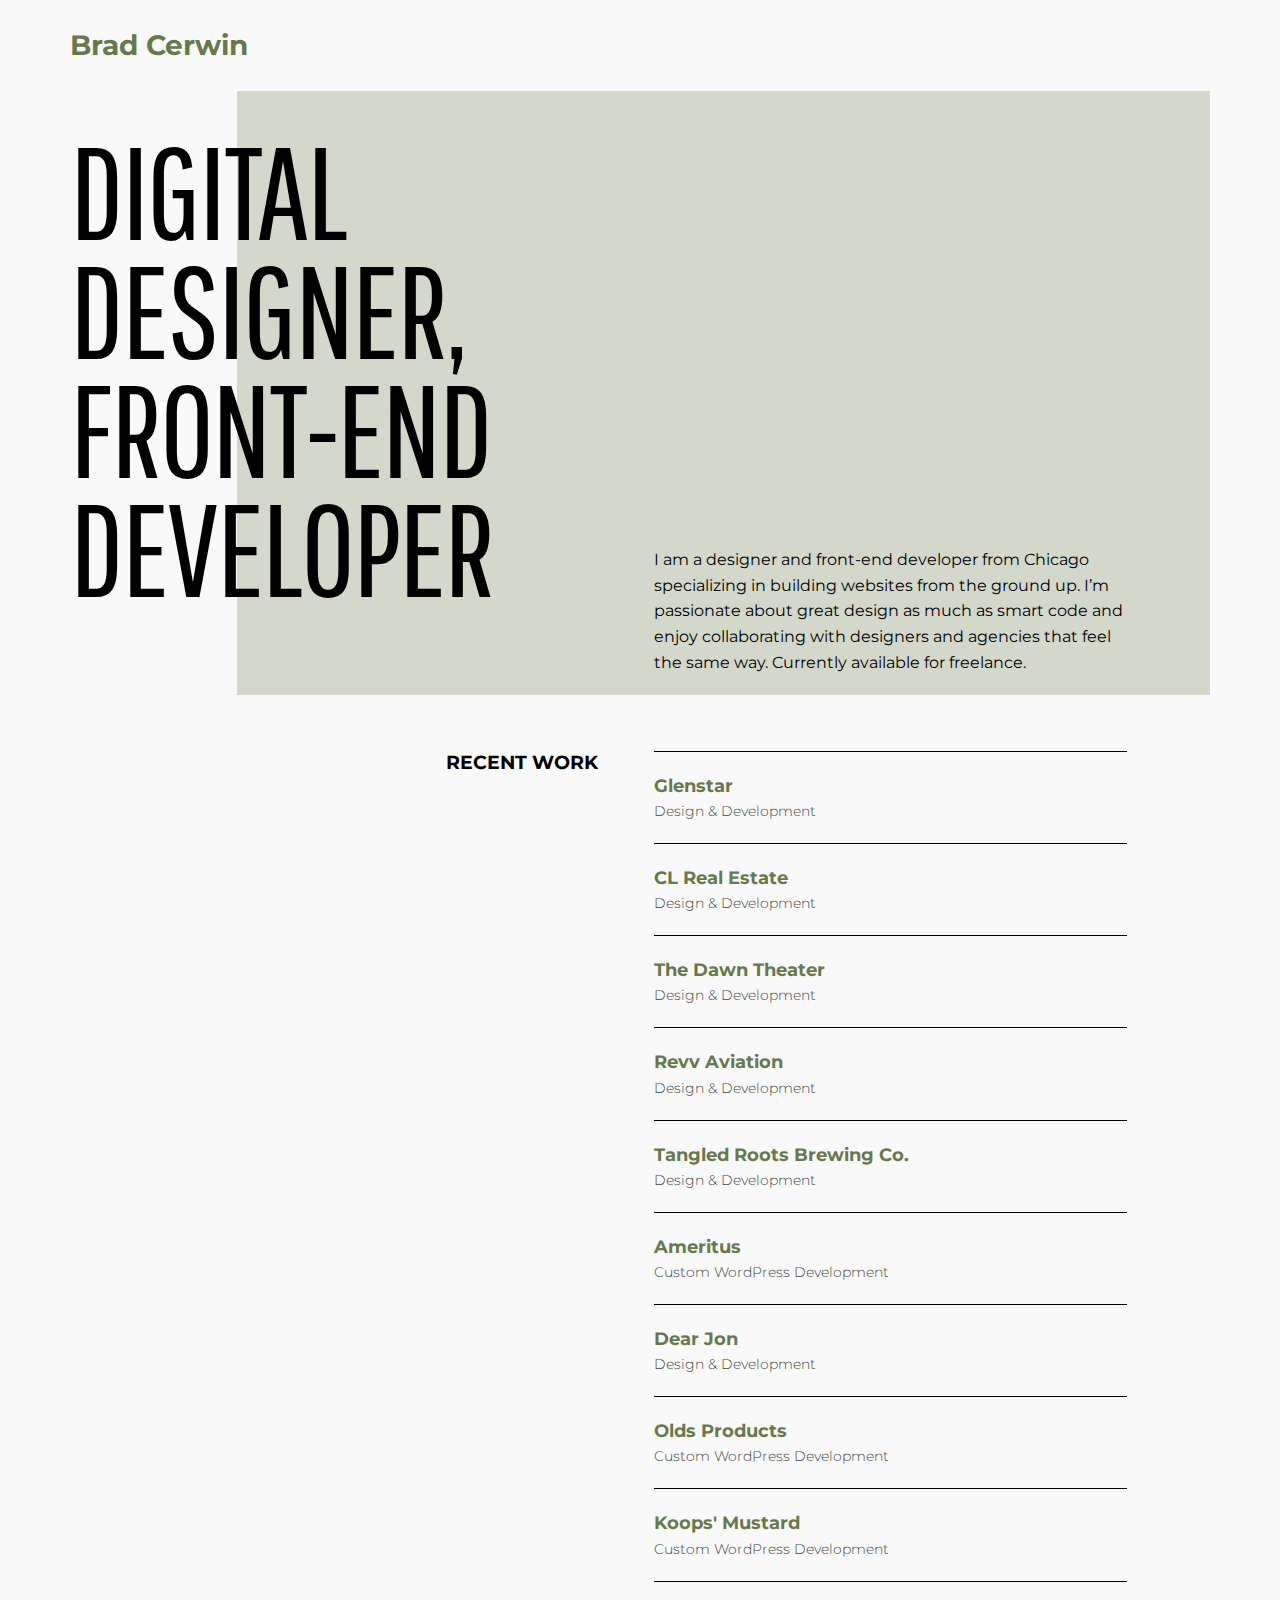
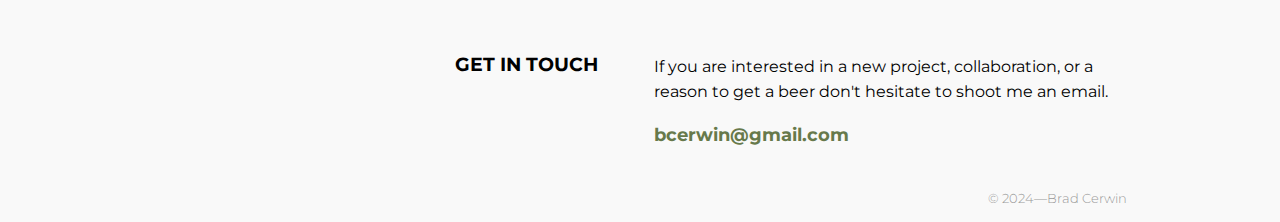
<file: index.html>
<!DOCTYPE html>
<html>
<head>
  <meta charset="utf-8">
  <meta name="viewport" content="width=device-width, initial-scale=1">
  <title>Brad Cerwin | Chicago Front-end Developer</title>
  <meta name="description" content="Brad Cerwin is a digital designer and front-end developer based in Chicago building carefully crafted websites for clients in Wordpress and Craft CMS.">
  <link rel="stylesheet" type="text/css" href="main.css">
  <link rel="stylesheet" href="https://fonts.googleapis.com/css?family=Montserrat:300,400,700|Pathway+Gothic+One">
</head>
<body class="main-content">
  <header class="header">
    <h2 class="header__title">Brad Cerwin</h2>
  </header>
  <main>
    <section class="l-section hero-section">
      <h1 class="title">Digital Designer,<br>Front-end Developer</h1>
      <p class="intro">I am a designer and front-end developer from Chicago specializing in building websites from the ground up. I’m passionate about great design as much as smart code and enjoy collaborating with designers and agencies that feel the same way. Currently available for freelance.</p>
      <div class="section-bg"></div>
    </section>

    <section class="l-section work-section">
      <h3 class="work-section__label">RECENT WORK</h3>
      <ul class="work-section__list">
        <div class="work-item">
          <li> <a class="work-item__link" href="https://glenstar.com" target="_blank">Glenstar</a></li>
          <p class="work-item__desc">Design & Development</p>
        </div>

        <div class="work-item">
          <li> <a class="work-item__link" href="https://cl-red.com" target="_blank">CL Real Estate</a></li>
          <p class="work-item__desc">Design & Development</p>
        </div>

        <div class="work-item">
          <li> <a class="work-item__link" href="https://thedawntheater.com" target="_blank">The Dawn Theater</a></li>
          <p class="work-item__desc">Design & Development</p>
        </div>

        <div class="work-item">
          <li> <a class="work-item__link" href="https://revvaviation.com" target="_blank">Revv Aviation</a></li>
          <p class="work-item__desc">Design & Development</p>
        </div>

        <div class="work-item">
          <li> <a class="work-item__link" href="https://tangledrootsbrewingco.com" target="_blank">Tangled Roots Brewing Co.</a></li>
          <p class="work-item__desc">Design & Development</p>
        </div>

        <div class="work-item">
          <li> <a class="work-item__link" href="https://askameritus.com" target="_blank">Ameritus</a></li>
          <p class="work-item__desc">Custom WordPress Development</p>
        </div>

        <div class="work-item">
          <li> <a class="work-item__link" href="https://dearjon.tv" target="_blank">Dear Jon</a></li>
          <p class="work-item__desc">Design & Development</p>
        </div>

        <div class="work-item">
          <li> <a class="work-item__link" href="https://oldsproducts.com" target="_blank">Olds Products</a></li>
          <p class="work-item__desc">Custom WordPress Development</p>
        </div>

        <div class="work-item">
          <li> <a class="work-item__link" href="https://koopsmustard.com" target="_blank">Koops' Mustard</a></li>
          <p class="work-item__desc">Custom WordPress Development</p>
        </div>
      </ul>
    </section>

    <section class="l-section contact-section">
      <h3 class="contact-section__label">GET IN TOUCH</h3>
      <div class="contact-section__text">
        <p>If you are interested in a new project, collaboration, or a reason to get a beer don't hesitate to shoot me an email.</p>
        <div><a class="contact__link" href="mailto:bcerwin@gmail.com">bcerwin@gmail.com</a></div>
      </div>
    </section>

  </main>

  <footer class="footer">
    <div>
      <p class="copyright">&copy; 2024&mdash;Brad Cerwin</p>
    </div>

  </footer>

</body>
</html>
</file>
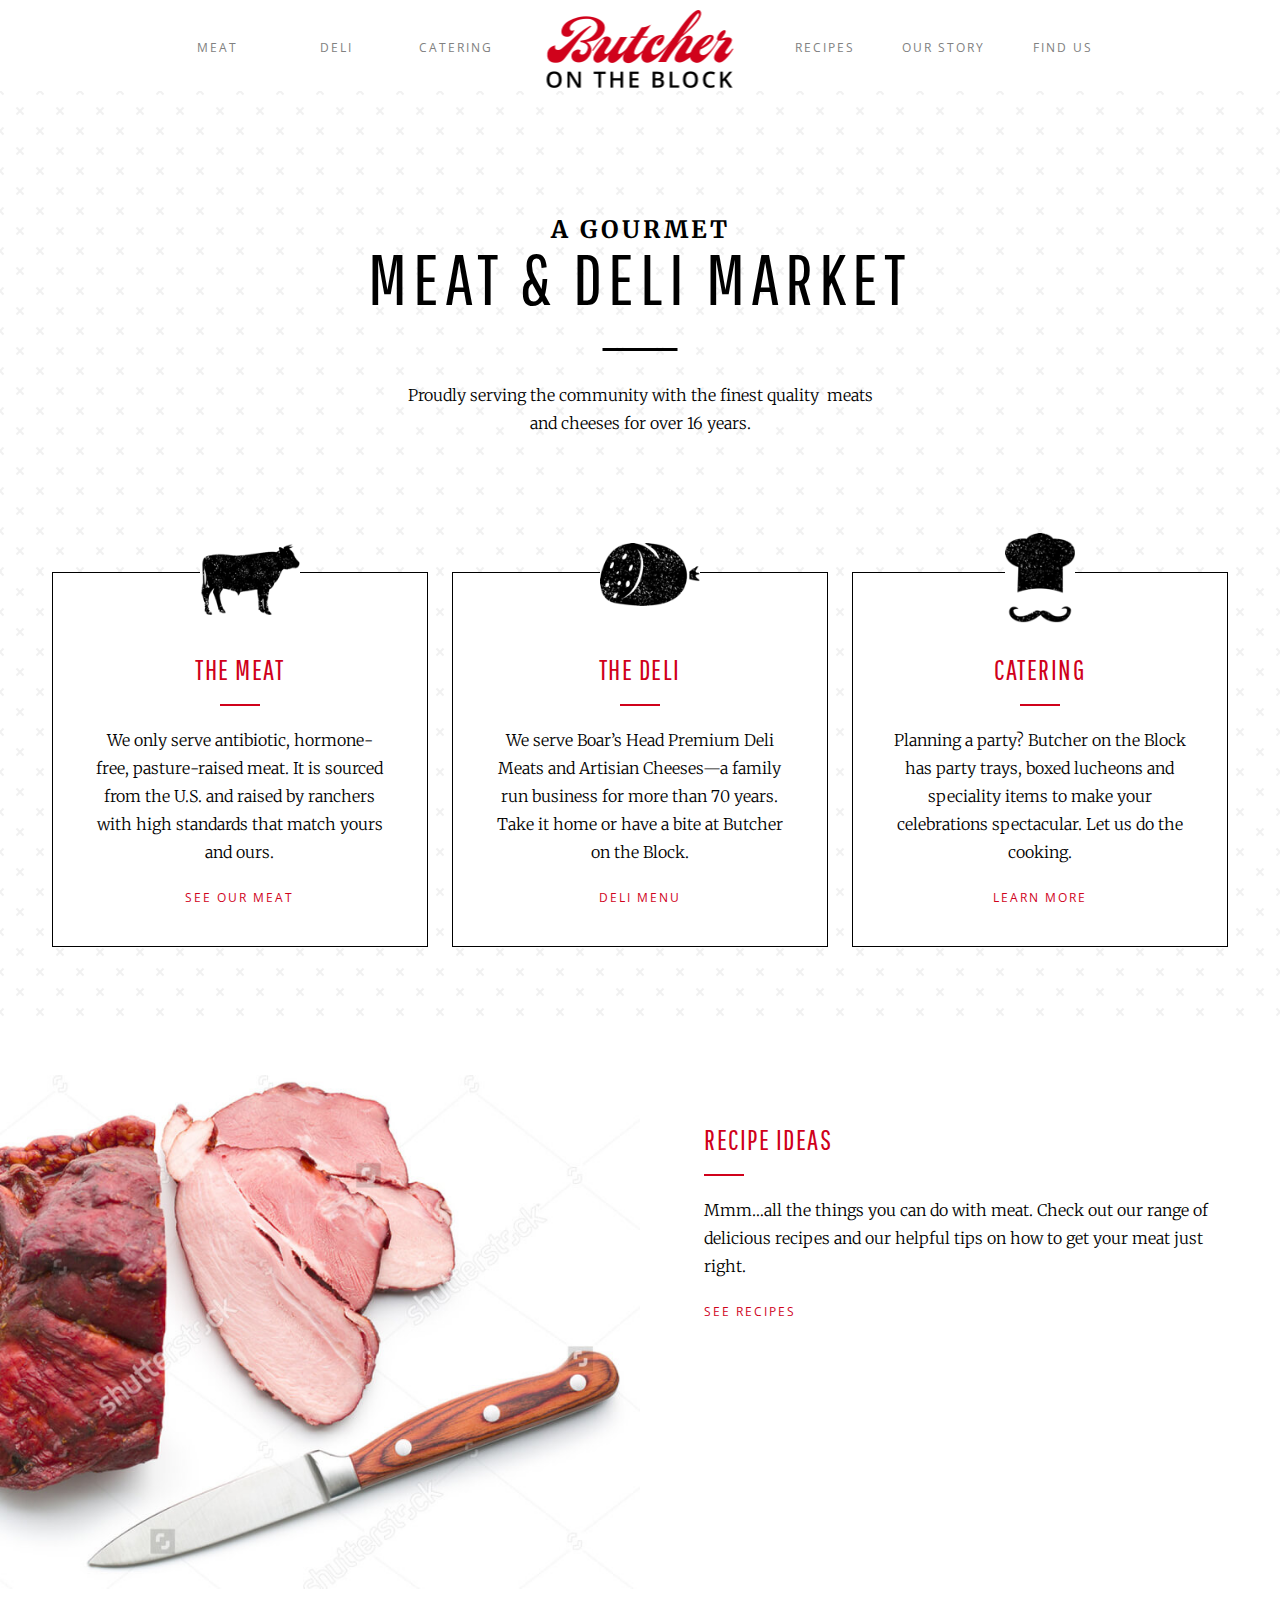
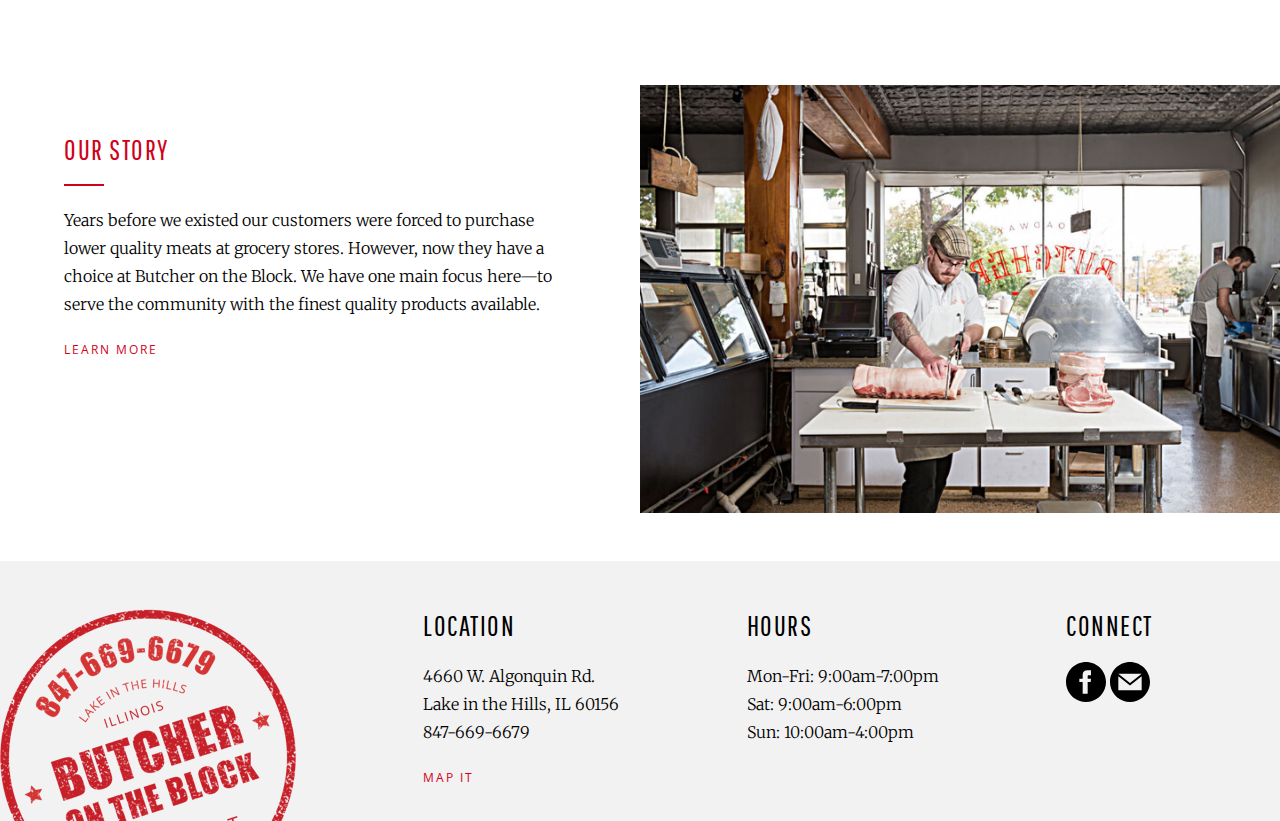
<file: botb_site/index.html>
<!DOCTYPE html>
<html>
<head>
	<meta charset="utf-8">
	<meta http-equiv="x-ua-compatible" content="ie=edge">
	<meta name="viewport" content="width=device-width, initial-scale=1">
	<title>Butcher on the Block | Gourmet Meat &amp; Deli Market</title>
	<link rel="stylesheet" type="text/css" href="css/style.css">
	<link href="https://fonts.googleapis.com/css?family=Merriweather:300,400|Open+Sans|Pathway+Gothic+One" rel="stylesheet">
</head>
<body>
<!-- header -->
	<header class="header">
		<a class="header-logo" href="#"><img src="images/botb-logo.png" srcset="images/botb-logo@2x.png 2x" alt="Butcher on the Block logo"></a>
		<nav class="nav">
			<a class="nav-item" href="#">Meat</a>
			<a class="nav-item" href="#">Deli</a>
			<a class="nav-item" href="#">Catering</a>
			<a class="nav-item" href="#">Recipes</a>
			<a class="nav-item" href="#">Our Story</a>
			<a class="nav-item" href="#">Find Us</a>
		</nav>
	</header>

	<!-- main hero -->
	<section class="hero">
		<h1 class="hero-title">A Gourmet<br><span>Meat &amp; Deli Market</span></h1>
		<p class="hero-subtitle">Proudly serving the community with the finest quality  meats and cheeses for over 16 years.</p>
	</section>

	<!-- callout boxes -->
	<section class="box-container clearfix">
		<section class="box">
			<img class="box-icon" src="images/cow-icon-blank.png" srcset="images/cow-icon-blank@2x.png 2x" alt="cow icon">
			<h2 class="box-title">The Meat</h2>
			<p class="box-content">We only serve antibiotic, hormone-free, pasture-raised meat. It is sourced from the U.S. and raised by ranchers with high standards that match yours and ours.</p>
			<a href="#">See Our Meat</a>
		</section>
		<section class="box">
			<img class="box-icon" src="images/deli-icon.png" srcset="images/deli-icon@2x.png 2x" alt="deli icon">
			<h2 class="box-title">The Deli</h2>
			<p class="box-content">We serve Boar’s Head Premium Deli Meats and Artisian Cheeses—a family run business for more than 70 years. Take it home or have a bite at Butcher on the Block.</p>
			<a href="#">Deli Menu</a>
		</section>
		<section class="box">
			<img class="box-icon" id="cater-icon" src="images/catering-icon.png" srcset="images/catering-icon@2x.png 2x" alt="chef hat and mustache icon">
			<h2 class="box-title">Catering</h2>
			<p class="box-content">Planning a party? Butcher on the Block has party trays, boxed lucheons and speciality items to make your celebrations spectacular. Let us do the cooking.</p>
			<a href="#">Learn More</a>
		</section>
	</section>

	<!-- recipes -->
	<section class="slat slat--reversed container clearfix">
		<div class="slat__body">
			<h2>Recipe Ideas</h2>
			<p>Mmm…all the things you can do with meat. Check out our range of delicious recipes and our helpful tips on how to get your meat just right.</p>
			<a href="#">See Recipes</a>
		</div>
		<img class="slat__item" src="images/sliced-smoked-pork.jpg" srcset="images/sliced-smoked-pork@2x.jpg 2x" alt="">
	</section>

	<!-- our story -->
	<section class="slat container clearfix">
		<div class="slat__body">
			<h2>Our Story</h2>
			<p>Years before we existed our customers were forced to purchase lower quality meats at grocery stores. However, now they have a choice at Butcher on the Block.  We have one main focus here—to serve the community with the finest quality products available.</p>
			<a href="#">Learn More</a>
		</div>
		<img class="slat__item" src="images/butcher-shop.jpg" srcset="images/butcher-shop@2x.jpg 2x" alt="">
	</section>

	<!-- footer -->
	<footer class="footer container clearfix">
		<img class="footer__logo" src="images/butcher-seal.png" srcset="images/butcher-seal@2x.png 2x" alt="">
		<div class="footer__col">
			<h3>Location</h3>
			<address>
				4660 W. Algonquin Rd.<br>
				Lake in the Hills, IL 60156<br>
			</address>
			<p>847-669-6679</p>
			<a href="#">Map It</a>
		</div>
		<div class="footer__col">
			<h3>Hours</h3>
			<ul>
				<li>Mon-Fri: 9:00am-7:00pm</li>
				<li>Sat: 9:00am-6:00pm</li>
				<li>Sun: 10:00am-4:00pm</li>
			</ul>
		</div>
		<div class="footer__col">
			<h3>Connect</h3>
				<a class="social-icon" href="#"><img src="images/facebook-icon.svg"></a>
				<a class="social-icon" href="#"><img src="images/email-icon.svg"></a>
			</ul>
		</div>
	</footer>
</body>
</html>
</file>
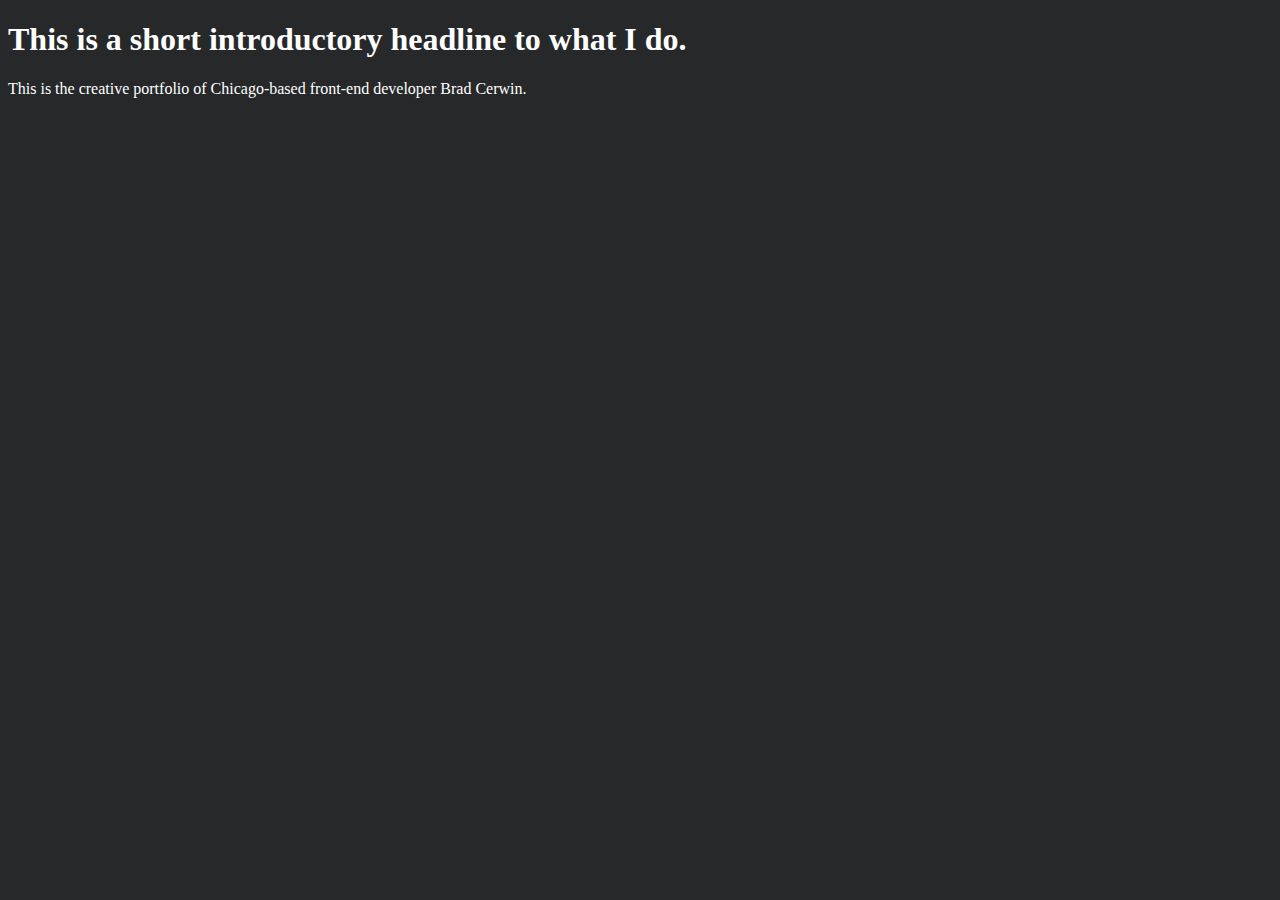
<file: unit_1/index.html>
<!DOCTYPE html>
<html>
<head>
	<title>Brad Cerwin | Chicago-based Front-end Developer</title>
	<link rel="stylesheet" type="text/css" href="css/style.css">
</head>
<body>
	<h1>This is a short introductory headline to what I do.</h1>
	<p>This is the creative portfolio of Chicago-based front-end developer Brad Cerwin.</p>
</body>
</html>
</file>
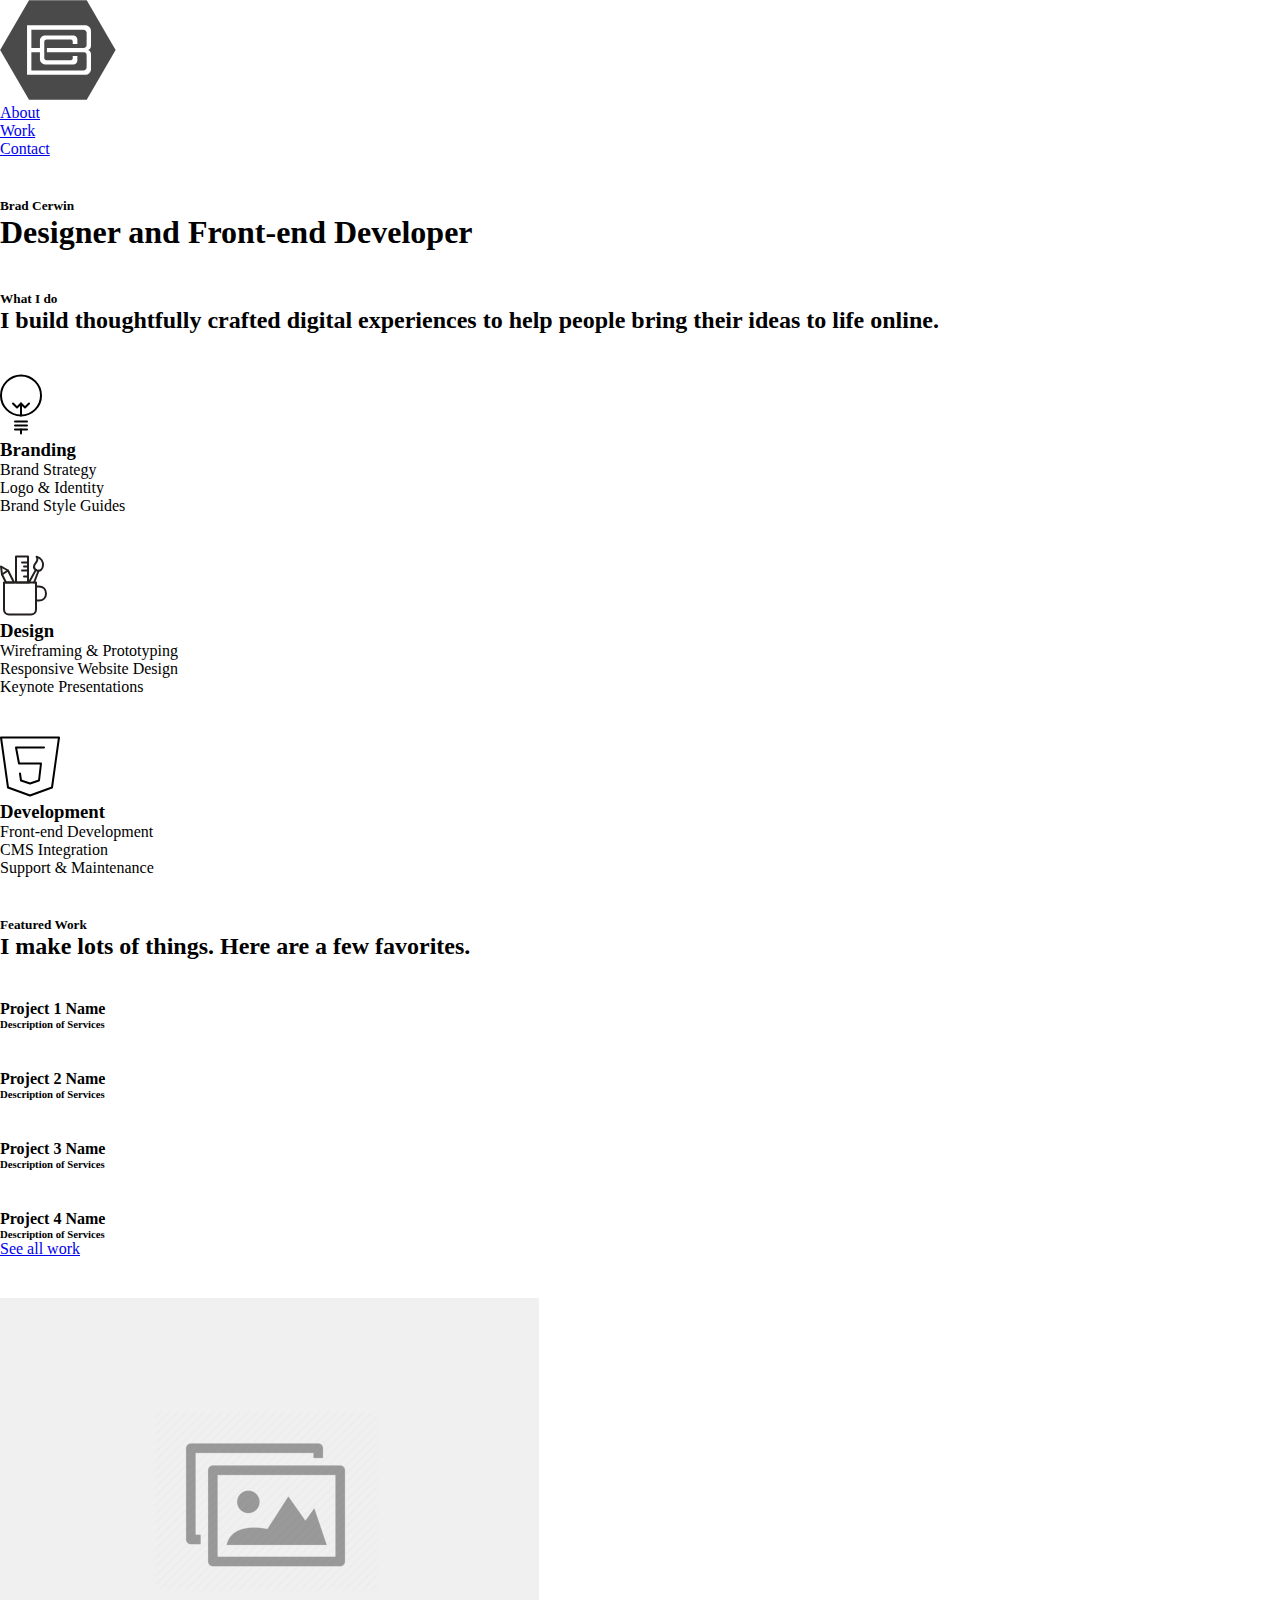
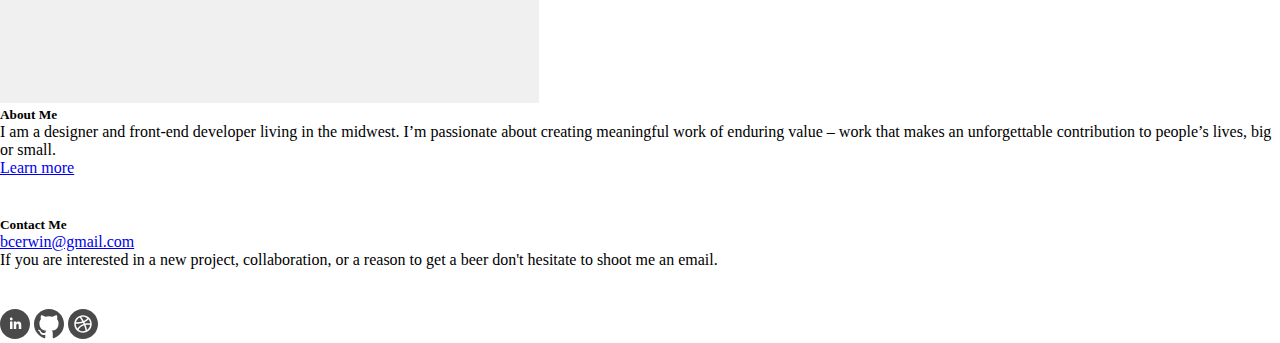
<file: unit_3/index.html>
<!DOCTYPE html>
<html>
<head>
	<title>Brad Cerwin | Chicago-based Designer and Front-end Developer</title>
	<link rel="stylesheet" type="text/css" href="css/style.css">
</head>
<body>
	<header>
		<img src="images/cerwin-logo.svg" alt="Monogram logo of a B and C" title="Brad Cerwin logo">
		<nav>
			<ul>
				<li><a href="#">About</a></li>
				<li><a href="#">Work</a></li>
				<li><a href="#">Contact</a></li>
			</ul>
		</nav>
	</header>
	<main>
		<section>
			<h5>Brad Cerwin</h5>
			<h1>Designer and Front-end Developer</h1>
		</section>
		<section>
			<h5>What I do</h5>
			<h2>I build thoughtfully crafted digital experiences to help people bring their ideas to life online.</h2>
			<section>
				<img src="images/lightbulb-icon.svg" alt="icon of a lightbulb" title="lightbulb icon">
				<h3>Branding</h3>
				<ul>
					<li>Brand Strategy</li>
					<li>Logo &amp; Identity</li>
					<li>Brand Style Guides</li>
				</ul>
			</section>
			<section>
				<img src="images/design-icon.svg" alt="icon of design tools" title="design icon">
				<h3>Design</h3>
				<ul>
					<li>Wireframing &amp; Prototyping</li>
					<li>Responsive Website Design</li>
					<li>Keynote Presentations</li>
				</ul>
			</section>
			<section>
				<img src="images/dev-icon.svg" alt="html 5 icon" title="web development icon">
				<h3>Development</h3>
				<ul>
					<li>Front-end Development</li>
					<li>CMS Integration</li>
					<li>Support &amp; Maintenance</li>
				</ul>
			</section>
		</section>
		<section>
			<h5>Featured Work</h5>
			<h2>I make lots of things. Here are a few favorites.</h2>
			<section>
				<h4>Project 1 Name</h4>
				<h6>Description of Services</h6>
			</section>
			<section>
				<h4>Project 2 Name</h4>
				<h6>Description of Services</h6>
			</section>
			<section>
				<h4>Project 3 Name</h4>
				<h6>Description of Services</h6>
			</section>
			<section>
				<h4>Project 4 Name</h4>
				<h6>Description of Services</h6>
			</section>
			<a href="#">See all work</a>
		</section>
		<section>
			<img src="images/pic-placeholder.png" alt="portrait image of Brad Cerwin" title="portrait of Brad Cerwin">
			<h5>About Me</h5>
			<p>I am a designer and front-end developer living in the midwest. I’m passionate about creating meaningful work of enduring value – work that makes an unforgettable contribution to people’s lives, big or small.</p>
			<a href="#">Learn more</a>
		</section>
	</main>
	<footer>
		<section>
			<h5>Contact Me</h5>
			<a href="mailto:bcerwin@gmail.com">bcerwin@gmail.com</a>
			<p>If you are interested in a new project, collaboration, or a reason to get a beer don't hesitate to shoot me an email.</p>
		</section>
		<section>
			<a href="https://www.linkedin.com/in/brad-cerwin-1a89809/" target="_blank"><img src="images/linkedin-icon.svg" alt="linkedin circle icon" title="linkedin icon"></a>
			<a href="https://github.com/bcerwin" target="_blank"><img src="images/github-icon.svg" alt="github circle icon" title="github icon"></a>
			<a href="#" target="_blank"><img src="images/dribbble-icon.svg" alt="dribbble circle icon" title="dribbble icon"></a>
		</section>
	</footer>
</body>
</html>
</file>
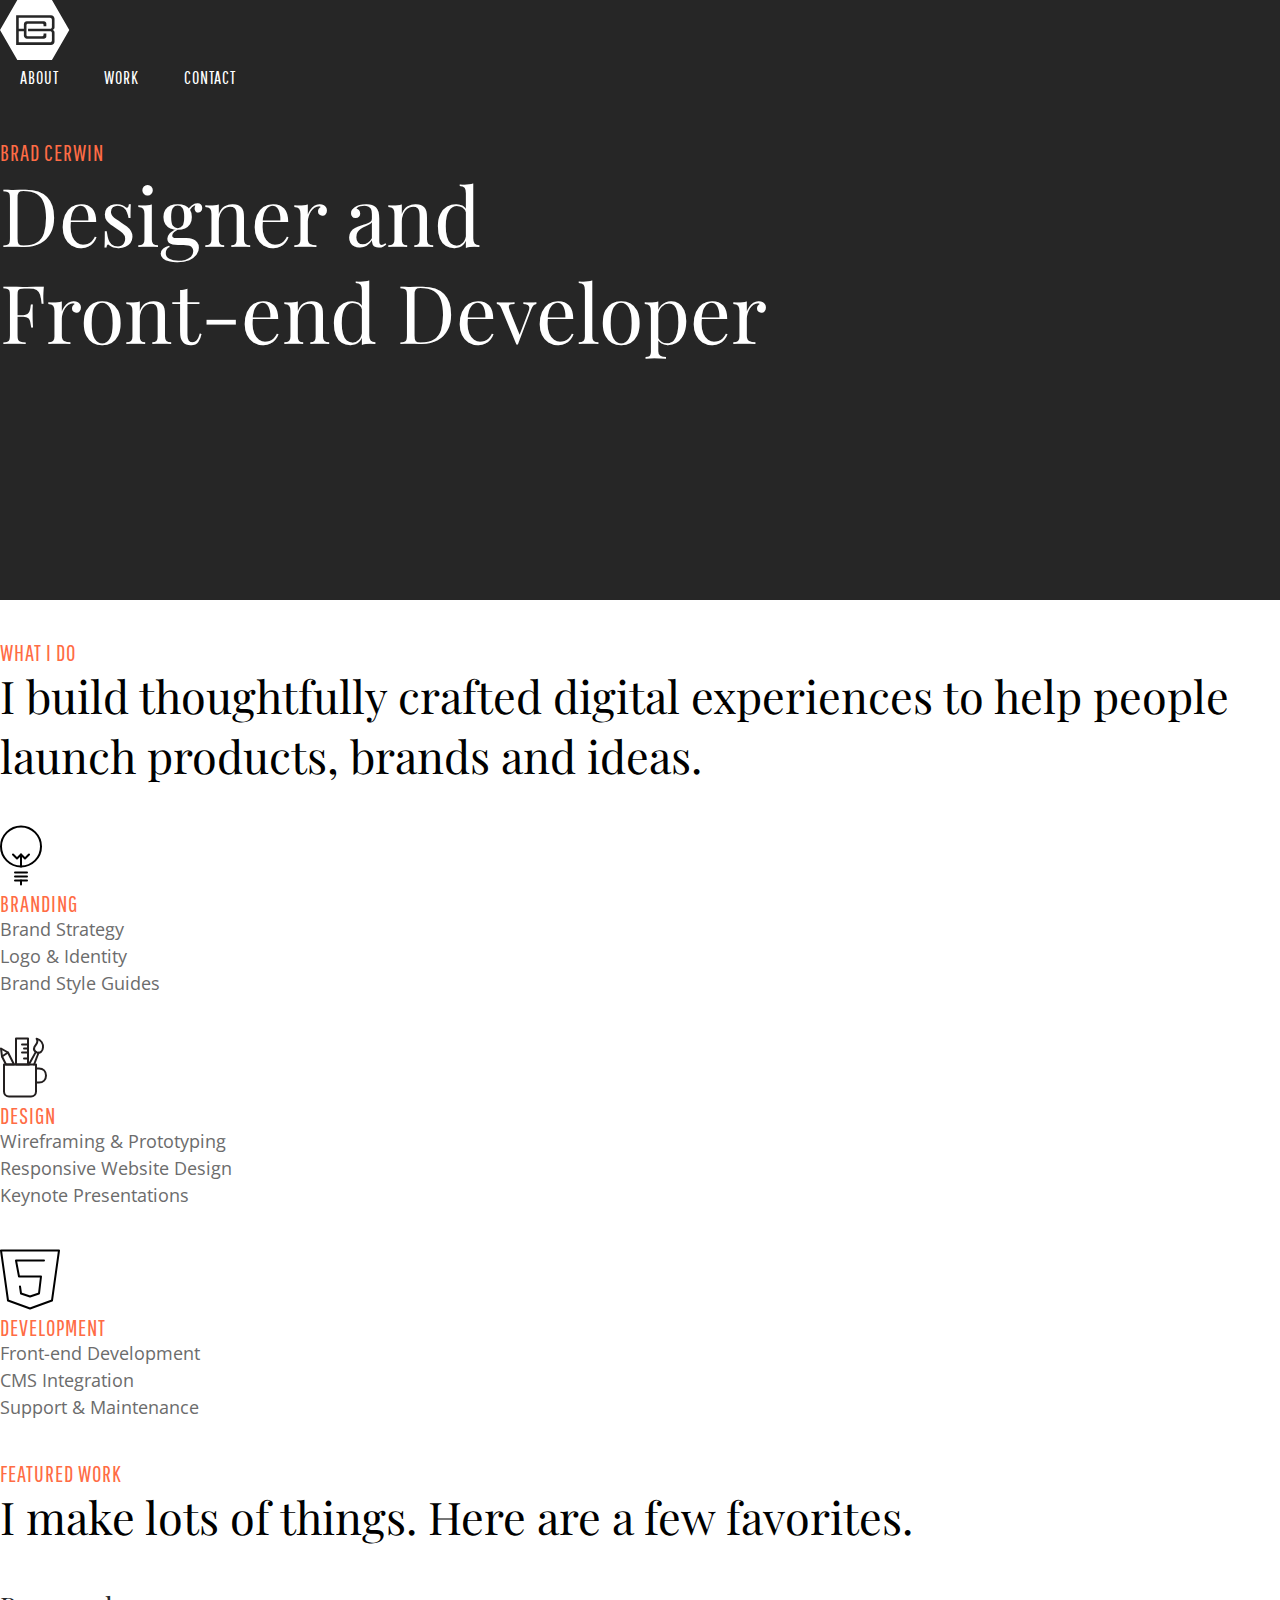
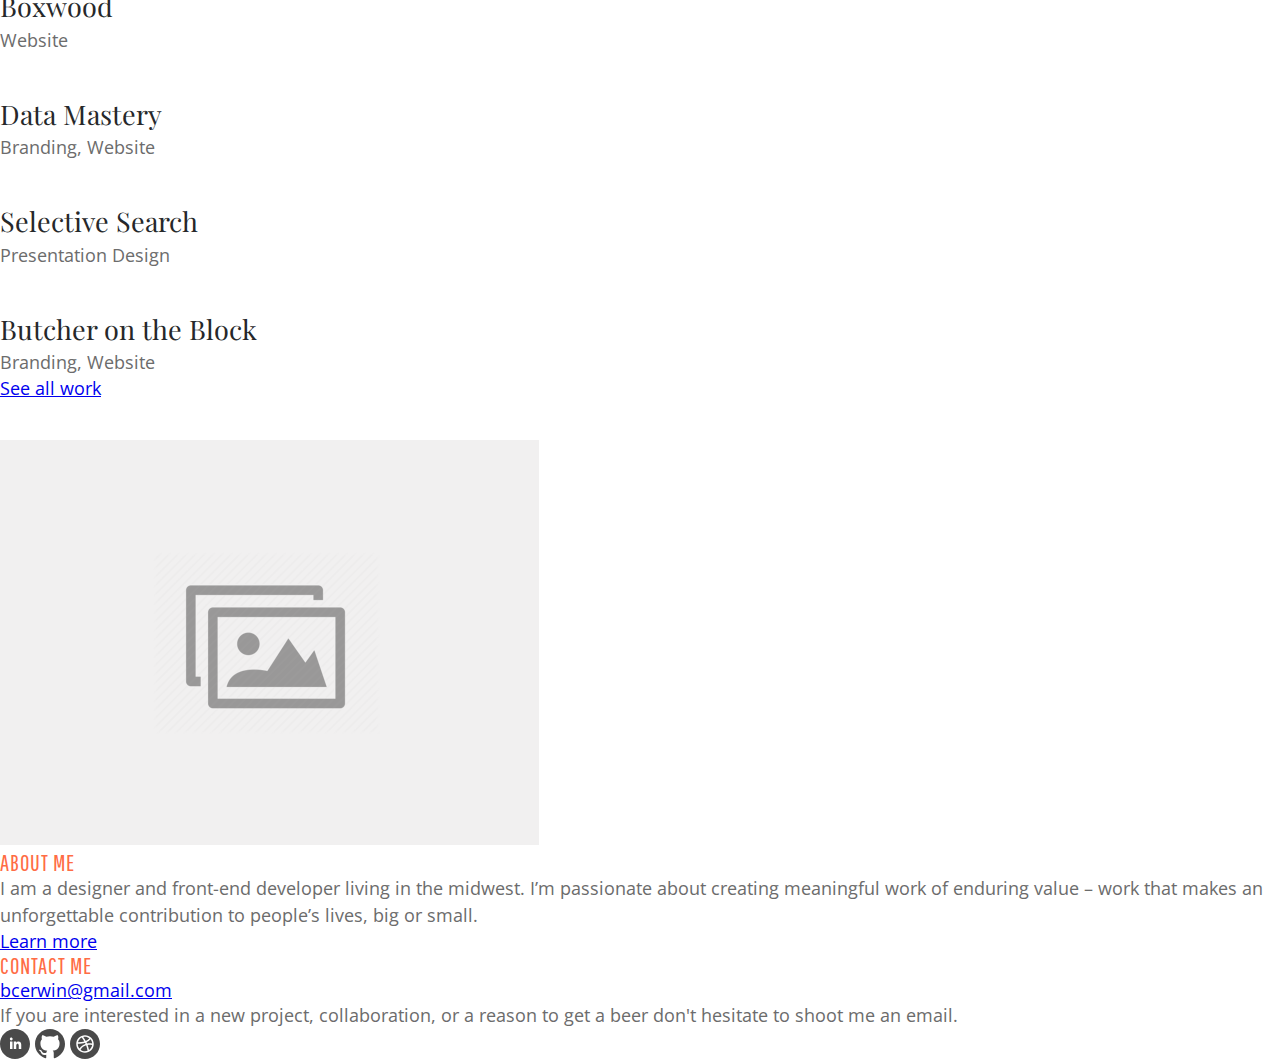
<file: unit_4/index.html>
<!DOCTYPE html>
<html>
<head>
	<title>Brad Cerwin | Chicago-based Designer and Front-end Developer</title>
	<link rel="stylesheet" type="text/css" href="css/style.css">
</head>
<body>
	<header>
		<img id="logo" src="images/bc-logo-white.svg" alt="Letters B and C within Hexagon">
		<nav>
			<a class="navlink" href="#">About</a>
			<a class="navlink" href="#">Work</a>
			<a class="navlink" href="#">Contact</a>
		</nav>
	</header>
	<main>
		<section id="hero">
			<h2>Brad Cerwin</h2>
			<h1>Designer and <br>Front-end Developer</h1>
		</section>
		<section id="services">
			<h2>What I do</h2>
			<h1>I build thoughtfully crafted digital experiences to help people launch products, brands and ideas.</h1>
			<section class="column">
				<img src="images/lightbulb-icon.svg" alt="icon of a lightbulb" title="lightbulb icon">
				<h3>Branding</h3>
				<ul>
					<li>Brand Strategy</li>
					<li>Logo &amp; Identity</li>
					<li>Brand Style Guides</li>
				</ul>
			</section>
			<section class="column">
				<img src="images/design-icon.svg" alt="icon of design tools" title="design icon">
				<h3>Design</h3>
				<ul>
					<li>Wireframing &amp; Prototyping</li>
					<li>Responsive Website Design</li>
					<li>Keynote Presentations</li>
				</ul>
			</section>
			<section class="column">
				<img src="images/dev-icon.svg" alt="html 5 icon" title="web development icon">
				<h3>Development</h3>
				<ul>
					<li>Front-end Development</li>
					<li>CMS Integration</li>
					<li>Support &amp; Maintenance</li>
				</ul>
			</section>
		</section>
		<section id="work">
			<h2>Featured Work</h2>
			<h1>I make lots of things. Here are a few favorites.</h1>
			<section class="project_link">
				<p class="name">Boxwood</p>
				<p class="description">Website</p>
			</section>
			<section class="project-link">
				<p class="name">Data Mastery</p>
				<p class="description">Branding, Website</p>
			</section>
			<section class="project-link">
				<p class="name">Selective Search</p>
				<p class="description">Presentation Design</p>
			</section>
			<section class="project-link">
				<p class="name">Butcher on the Block</p>
				<p class="description">Branding, Website</p>
			</section>
			<a href="#">See all work</a>
		</section>
		<section id="about">
			<img src="images/pic-placeholder.png" alt="portrait image of Brad Cerwin">
			<h2>About Me</h2>
			<p>I am a designer and front-end developer living in the midwest. I’m passionate about creating meaningful work of enduring value – work that makes an unforgettable contribution to people’s lives, big or small.</p>
			<a href="#">Learn more</a>
		</section>
	</main>
	<footer>
		<h2>Contact Me</h2>
		<a href="mailto:bcerwin@gmail.com">bcerwin@gmail.com</a>
		<p>If you are interested in a new project, collaboration, or a reason to get a beer don't hesitate to shoot me an email.</p>
		<a href="https://www.linkedin.com/in/brad-cerwin-1a89809/" target="_blank"><img src="images/linkedin-icon.svg" alt="link to linkedin"></a>
		<a href="https://github.com/bcerwin" target="_blank"><img src="images/github-icon.svg" alt="link to github"></a>
		<a href="#" target="_blank"><img src="images/dribbble-icon.svg" alt="link to dribbble"></a>
	</footer>
</body>
</html>
</file>
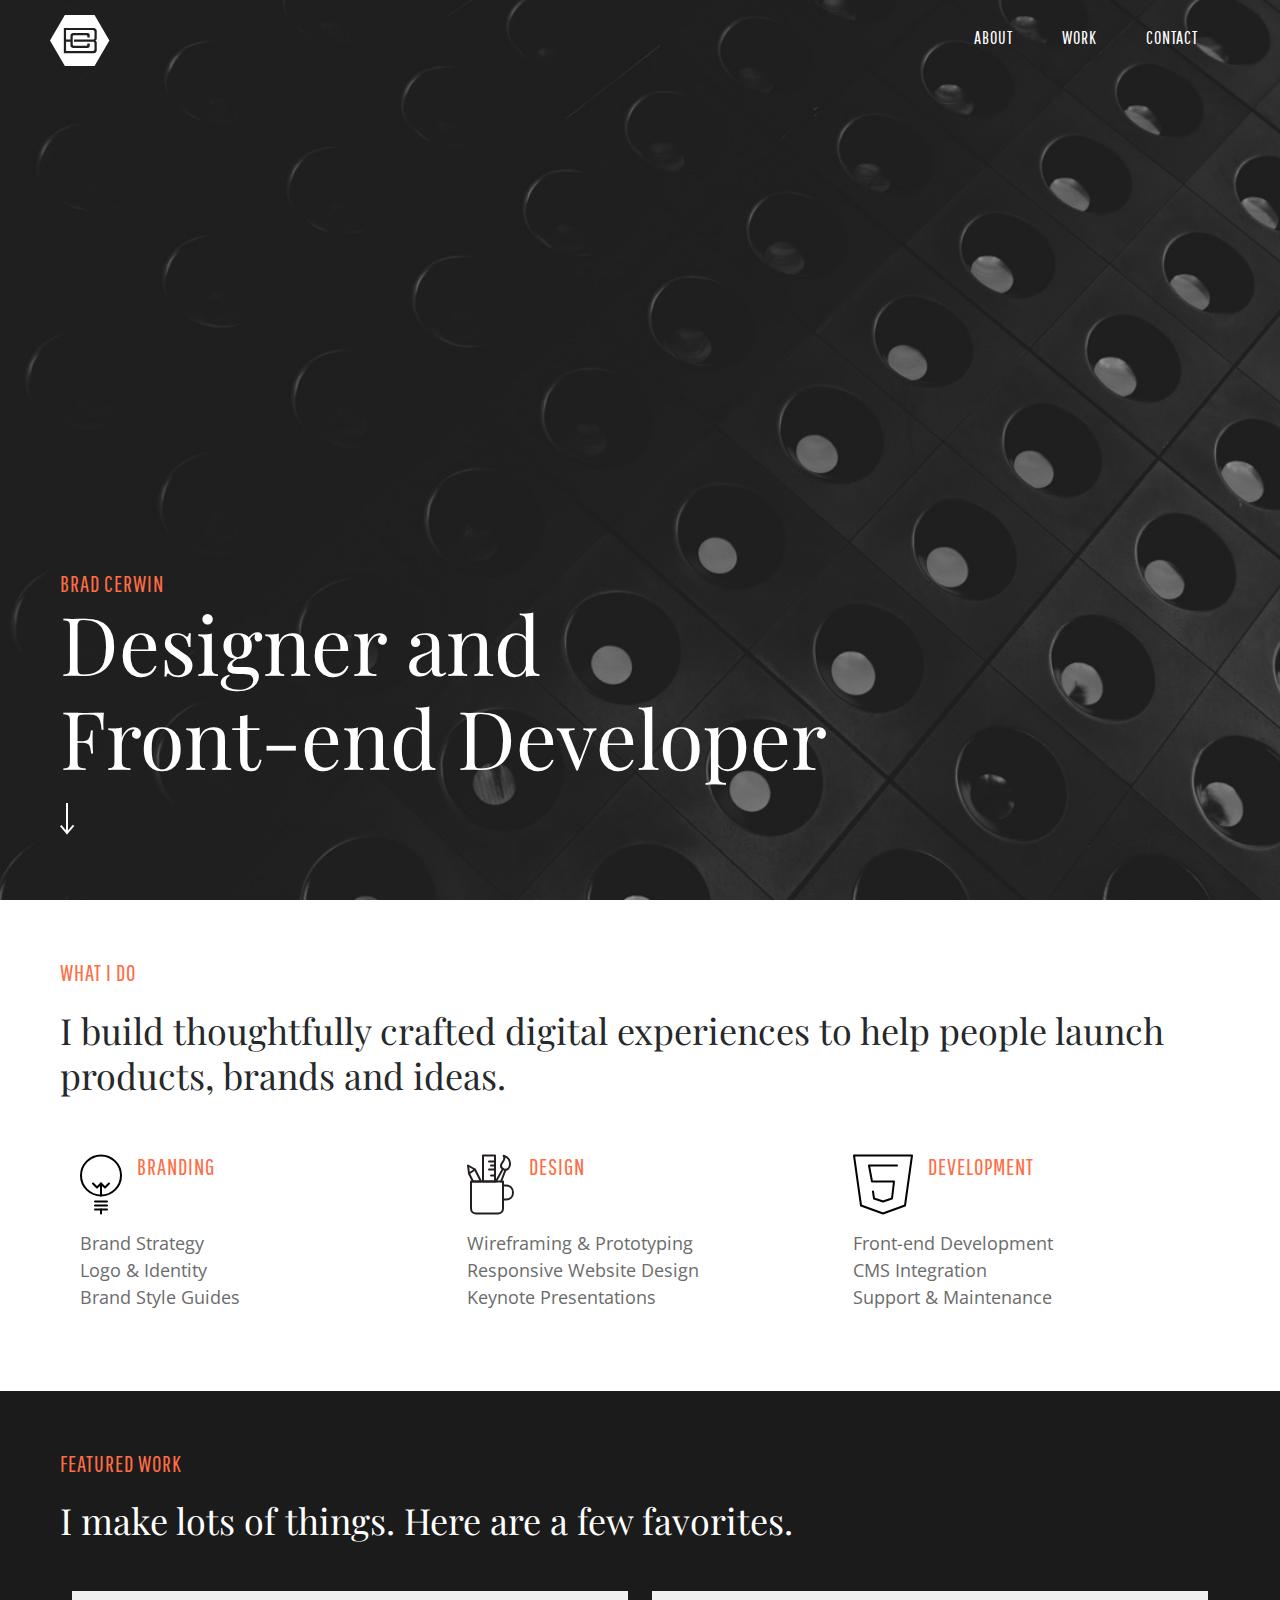
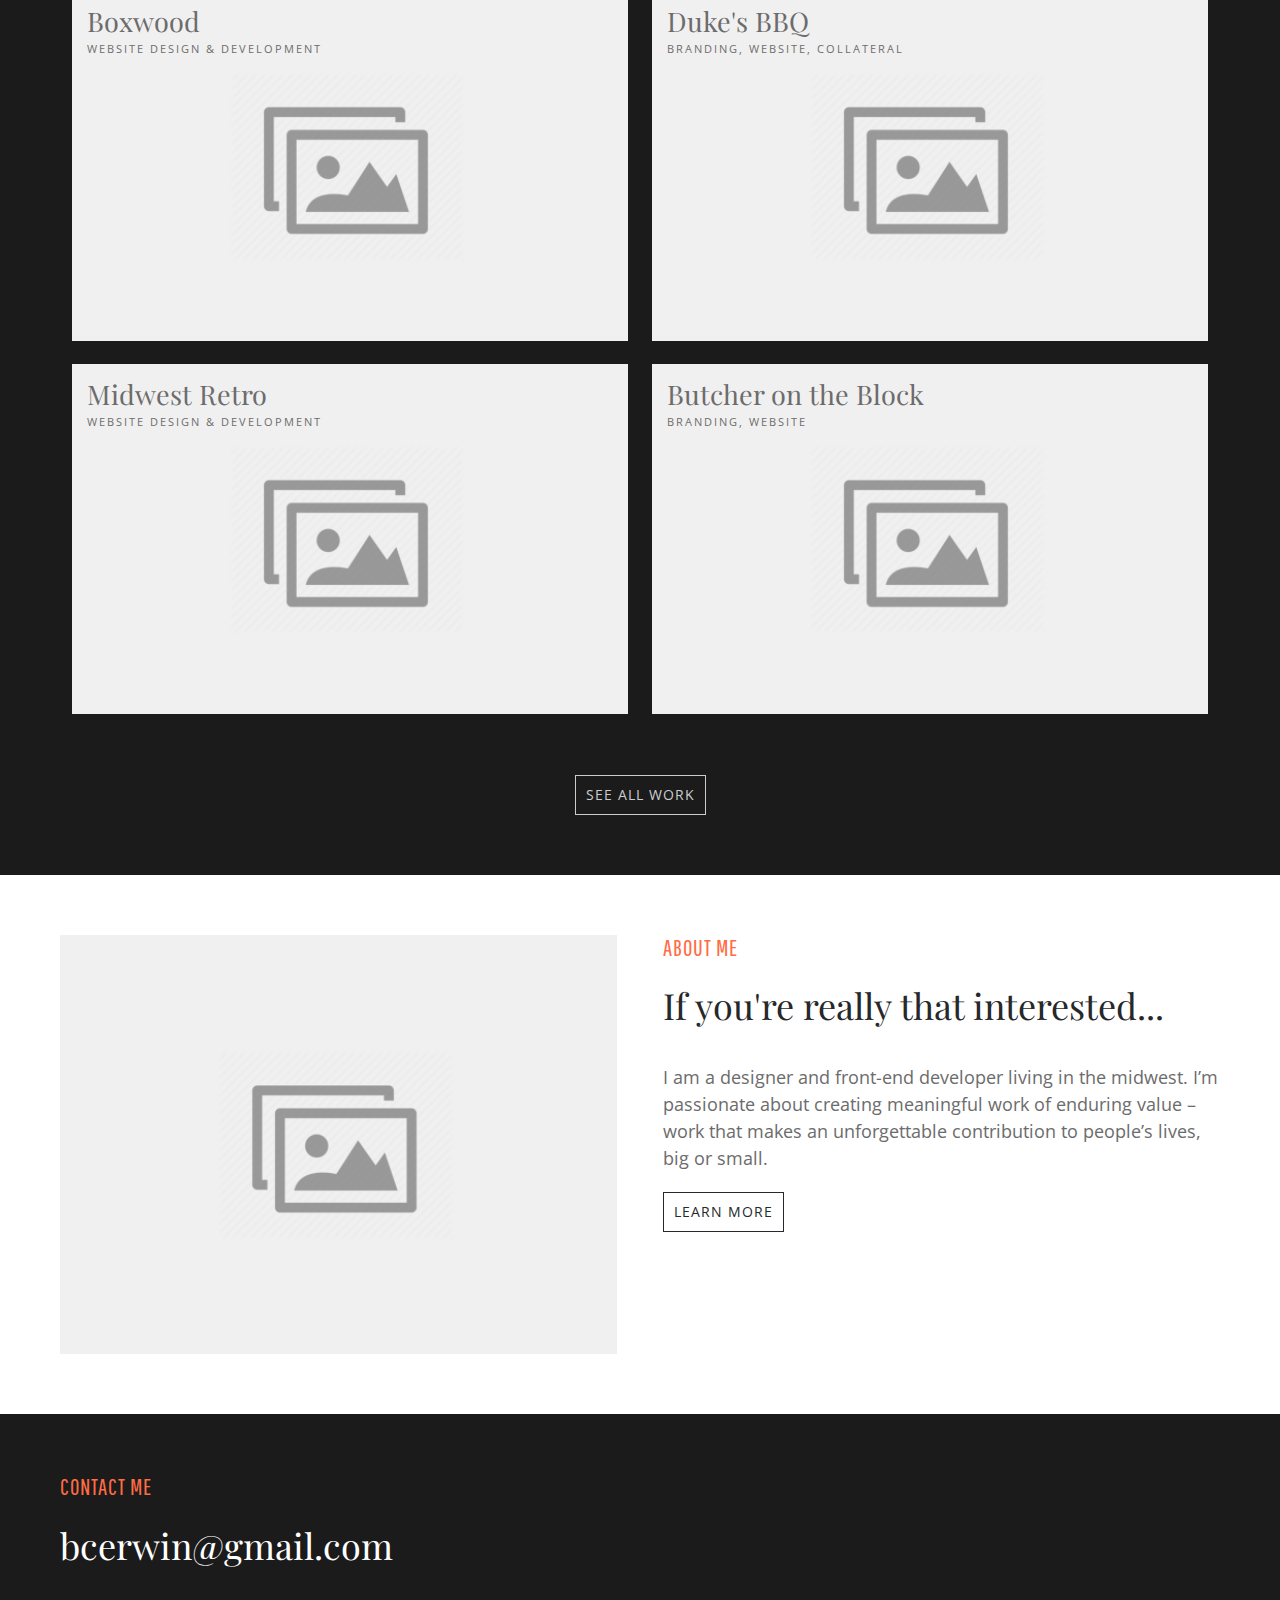
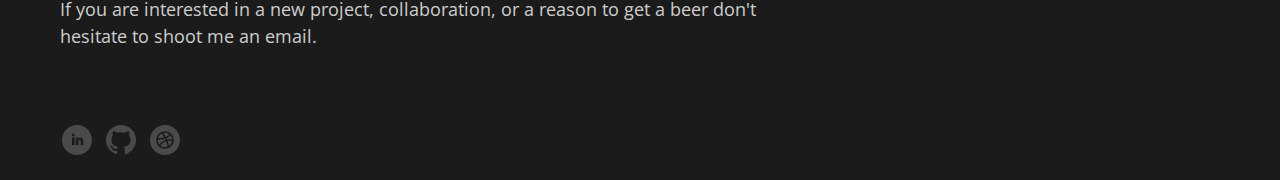
<file: unit_6/index.html>
<!DOCTYPE html>
<html>
<head>
	<title>Brad Cerwin :: Chicago-based Designer and Front-end Developer</title>
	<link rel="stylesheet" type="text/css" href="css/style.css">
</head>
<body>
	<div id="hero">
		<header class="clearfix">
			<img id="logo" src="images/bc-logo-white.svg" alt="Letters B and C within Hexagon">
			<nav>
				<a href="#">About</a>
				<a href="#">Work</a>
				<a href="#">Contact</a>
			</nav>
		</header>
		<div id="hero-wrapper">
			<h2>Brad Cerwin</h2>
			<h1>Designer and <br>Front-end Developer</h1>
			<img id="arrow" src="images/arrow.svg" alt="arrow pointing down">
		</div>
	</div>
	<main>
		<section class="clearfix" id="services">
			<h2>What I do</h2>
			<h1>I build thoughtfully crafted digital experiences to help people launch products, brands and ideas.</h1>
			<section class="column">
				<img class="icon" src="images/lightbulb-icon.svg" alt="icon of a lightbulb">
				<h3>Branding</h3>
				<ul>
					<li>Brand Strategy</li>
					<li>Logo &amp; Identity</li>
					<li>Brand Style Guides</li>
				</ul>
			</section>
			<section class="column">
				<img class="icon" src="images/design-icon.svg" alt="icon of design tools">
				<h3>Design</h3>
				<ul>
					<li>Wireframing &amp; Prototyping</li>
					<li>Responsive Website Design</li>
					<li>Keynote Presentations</li>
				</ul>
			</section>
			<section class="column">
				<img class="icon" src="images/dev-icon.svg" alt="html 5 icon">
				<h3>Development</h3>
				<ul>
					<li>Front-end Development</li>
					<li>CMS Integration</li>
					<li>Support &amp; Maintenance</li>
				</ul>
			</section>
		</section>
		<section class="clearfix" id="work">
			<h2>Featured Work</h2>
			<h1>I make lots of things. Here are a few favorites.</h1>
			<a href="#">
				<section class="project" id="boxwood">
					<div class="project-wrapper">
						<p class="client">Boxwood</p>
						<p class="description">Website Design &amp; Development</p>
					</div>
				</section>
			</a>
			<a href="#">	
				<section class="project" id="duke">
					<div class="project-wrapper">
						<p class="client">Duke's BBQ</p>
						<p class="description">Branding, Website, Collateral</p>
					</div>
				</section>
			</a>	
			<a href="#">
				<section class="project" id="retro">
					<div class="project-wrapper">
						<p class="client">Midwest Retro</p>
						<p class="description">Website Design &amp; Development</p>
					</div>
				</section>
			</a>	
			<a href="#">
				<section class="project" id="butcher">
					<div class="project-wrapper">
						<p class="client">Butcher on the Block</p>
						<p class="description">Branding, Website</p>
					</div>
				</section>
			</a>
			<div id="cta-wrapper">
				<a class="button button-light" href="#">See all work</a>
			</div>
		</section>
		<section class="clearfix" id="about">
			<img id="portrait" src="images/pic-placeholder.png" alt="portrait image of Brad Cerwin">
			<div id="about-wrapper">
				<h2>About Me</h2>
				<h1>If you're really that interested...</h1>
				<p>I am a designer and front-end developer living in the midwest. I’m passionate about creating meaningful work of enduring value – work that makes an unforgettable contribution to people’s lives, big or small.</p>
				<a class="button button-dark" href="#">Learn more</a>
			</div>
		</section>
	</main>
	<footer>
		<div>
			<h2>Contact Me</h2>
			<a id="email" href="mailto:bcerwin@gmail.com">bcerwin@gmail.com</a>
			<p>If you are interested in a new project, collaboration, or a reason to get a beer don't hesitate to shoot me an email.</p>
		</div>
		<div id="social">
			<a href="https://www.linkedin.com/in/brad-cerwin-1a89809/" target="_blank"><img src="images/linkedin-icon.svg" alt="link to linkedin"></a>
			<a href="https://github.com/bcerwin" target="_blank"><img src="images/github-icon.svg" alt="link to github"></a>
			<a href="https://dribbble.com/bcerwin" target="_blank"><img src="images/dribbble-icon.svg" alt="link to dribbble"></a>
		</div>
	</footer>
</body>
</html>
</file>
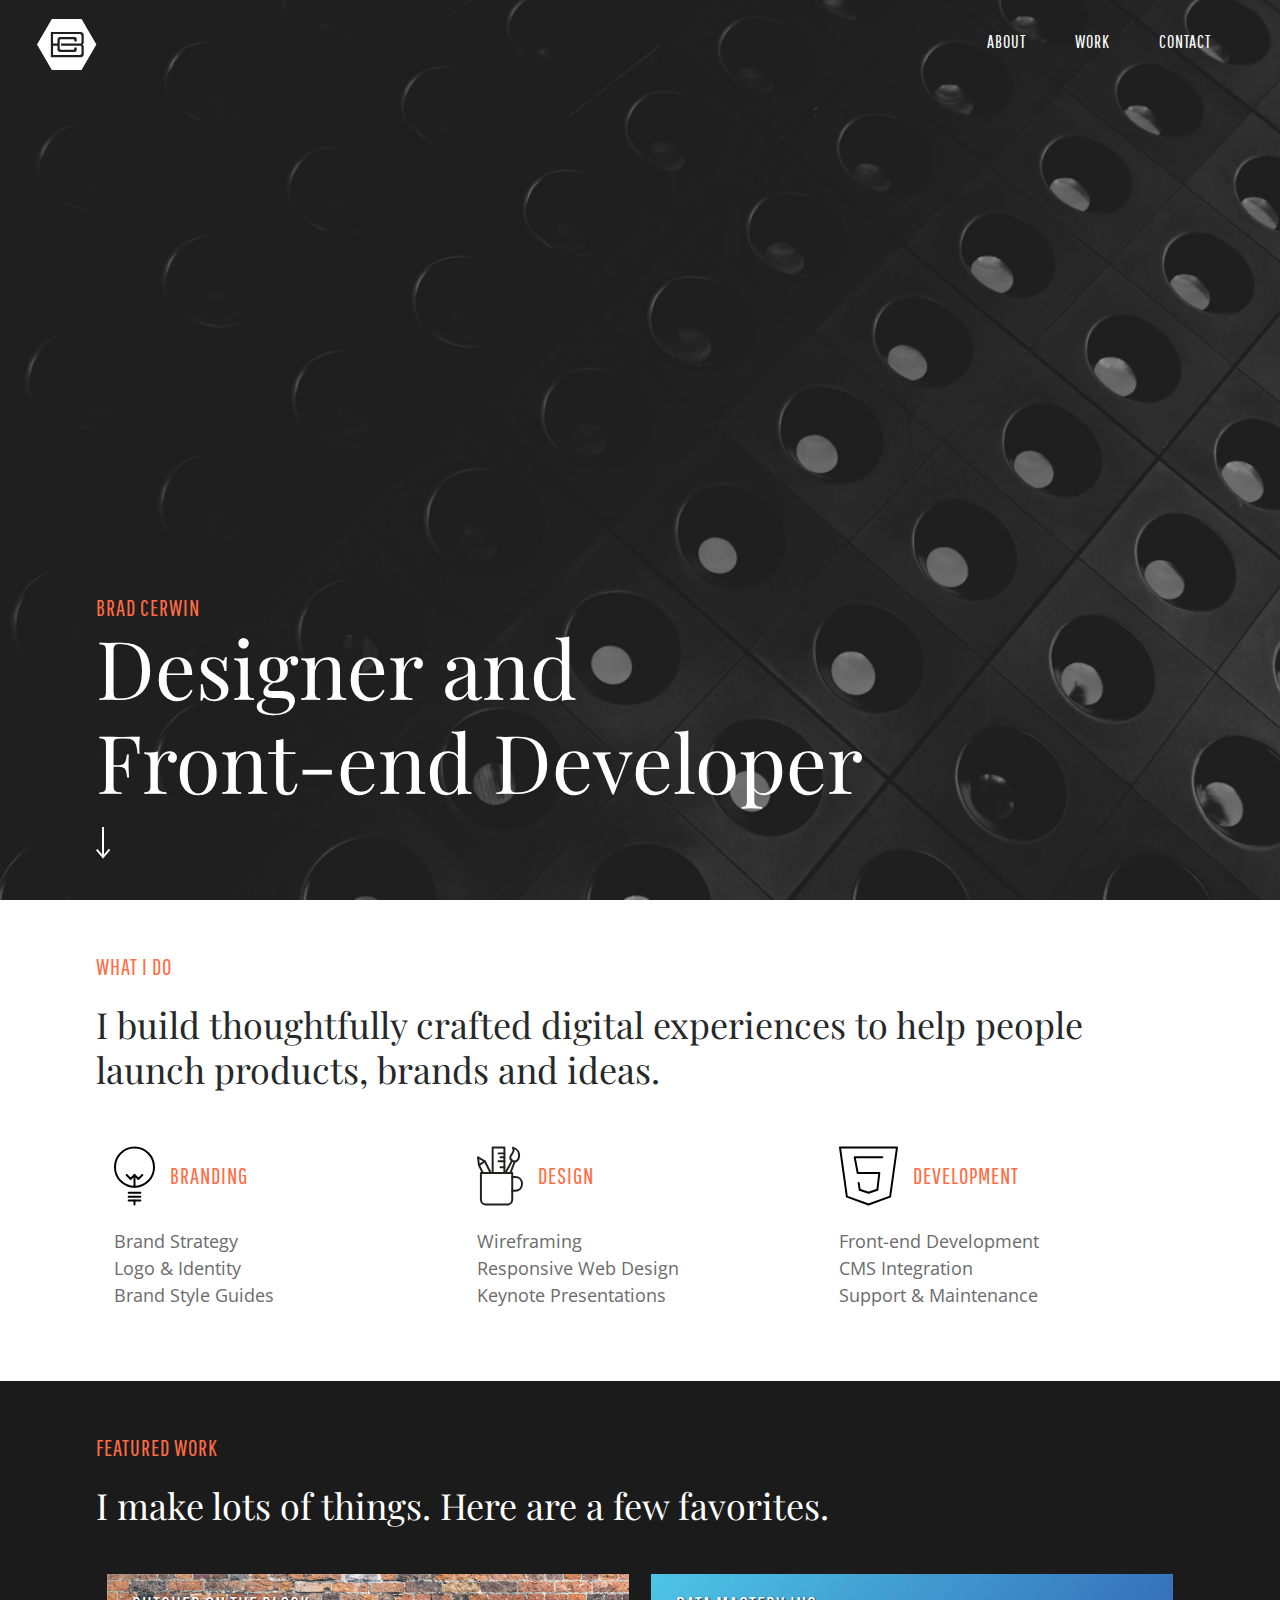
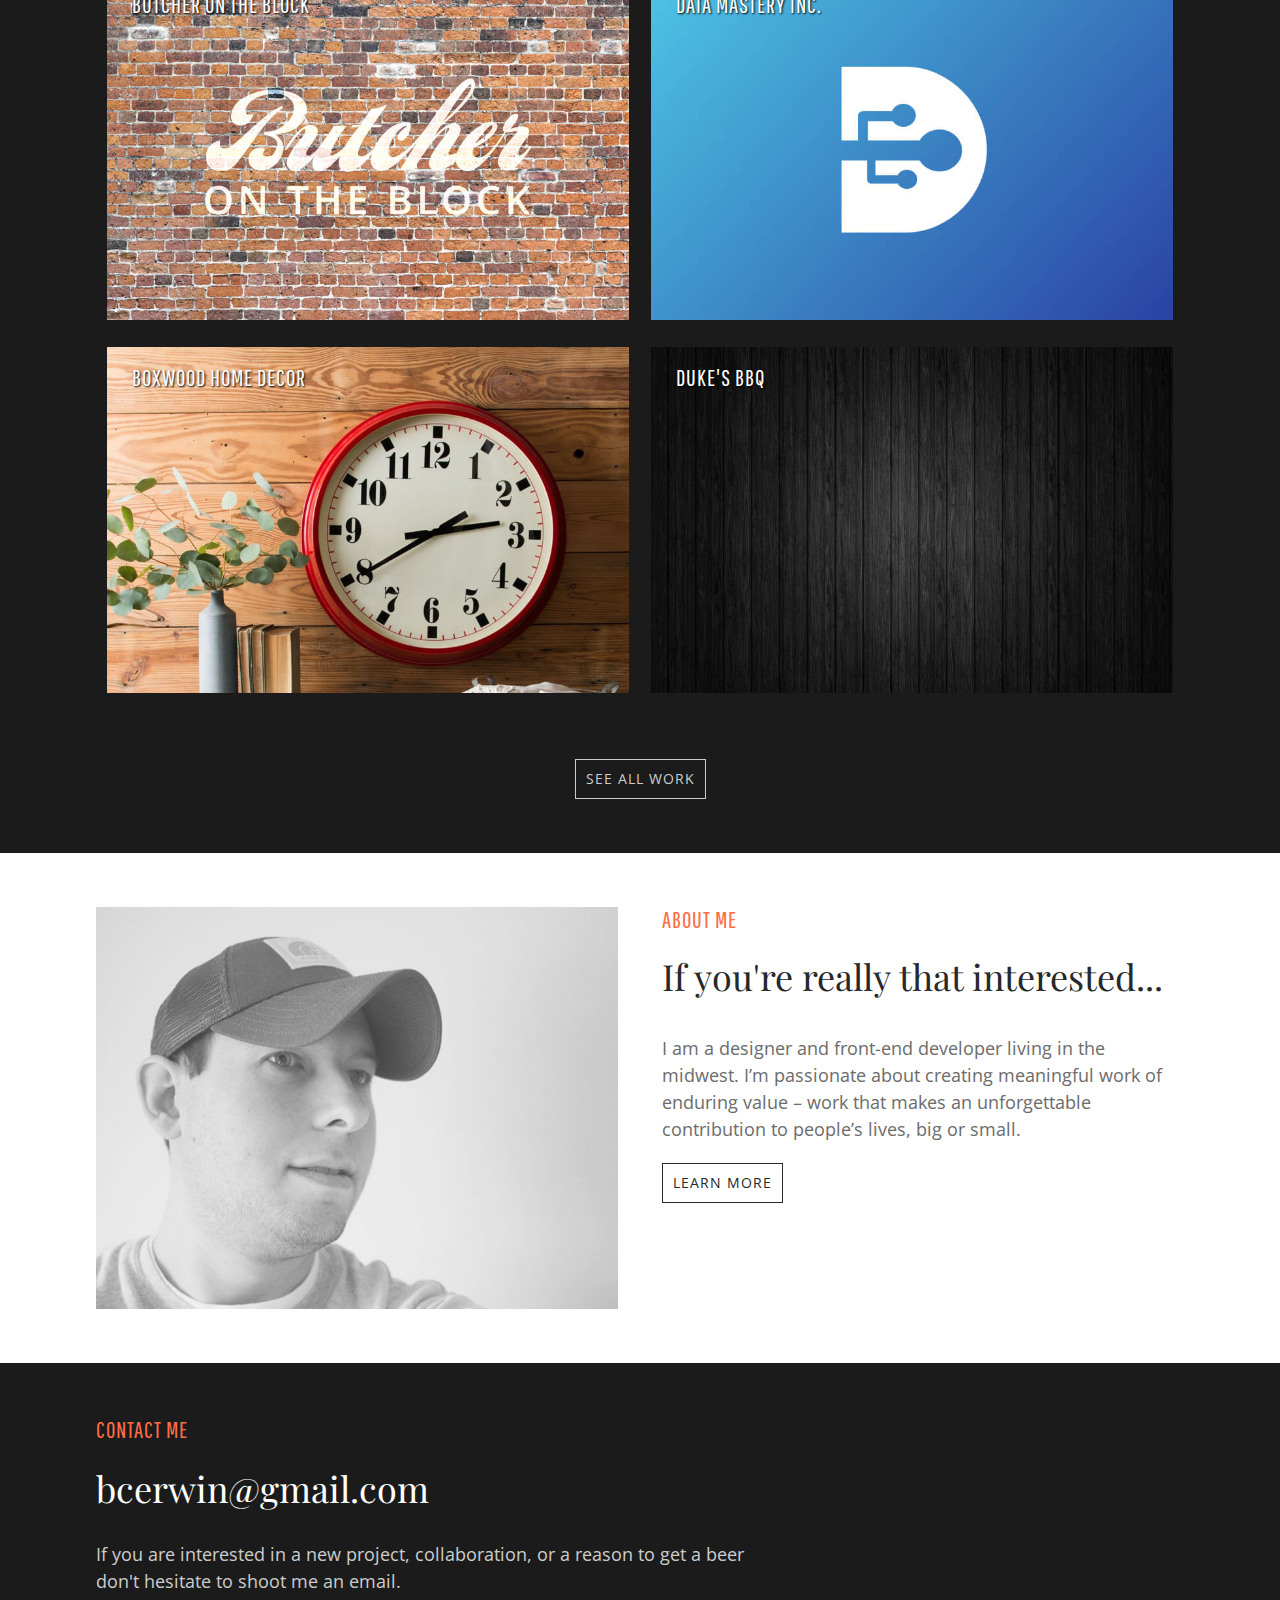
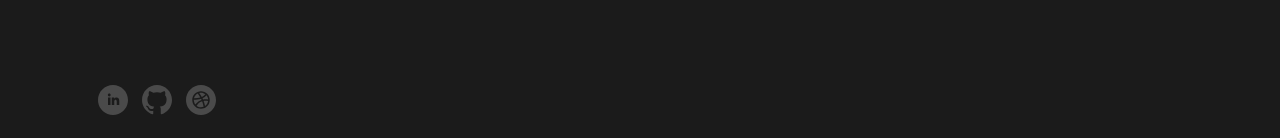
<file: unit_8/index.html>
<!DOCTYPE html>
<html>
<head>
	<title>Brad Cerwin :: Chicago-based Designer and Front-end Developer</title>
	<link rel="stylesheet" type="text/css" href="css/style.css">
	<meta name="viewport" content="width=device-width, initial-scale=1">
</head>
<body>
	<div id="hero">
		<header class="clearfix">
			<img id="logo" src="images/bc-logo-white.svg" alt="Letters B and C within Hexagon">
			<nav>
				<a href="#">About</a>
				<a href="#">Work</a>
				<a href="#">Contact</a>
			</nav>
		</header>
		<div id="hero-wrapper">
			<h2>Brad Cerwin</h2>
			<h1>Designer and <br>Front-end Developer</h1>
			<img id="arrow" src="images/arrow.svg" alt="arrow pointing down">
		</div>
	</div>
	<main>
		<section class="clearfix container" id="services">
			<h2>What I do</h2>
			<h1>I build thoughtfully crafted digital experiences to help people launch products, brands and ideas.</h1>
			<section class="column">
				<img class="icon" src="images/lightbulb-icon.svg" alt="icon of a lightbulb">
				<h3>Branding</h3>
				<ul>
					<li>Brand Strategy</li>
					<li>Logo &amp; Identity</li>
					<li>Brand Style Guides</li>
				</ul>
			</section>
			<section class="column">
				<img class="icon" src="images/design-icon.svg" alt="icon of design tools">
				<h3>Design</h3>
				<ul>
					<li>Wireframing</li>
					<li>Responsive Web Design</li>
					<li>Keynote Presentations</li>
				</ul>
			</section>
			<section class="column">
				<img class="icon" src="images/dev-icon.svg" alt="html 5 icon">
				<h3>Development</h3>
				<ul>
					<li>Front-end Development</li>
					<li>CMS Integration</li>
					<li>Support &amp; Maintenance</li>
				</ul>
			</section>
		</section>
		<section class="clearfix" id="work">
			<div class="container">
				<h2>Featured Work</h2>
				<h1>I make lots of things. Here are a few favorites.</h1>
					<a href="#" class="project"><img class="work-img" src="images/butcher-project.jpg" srcset="images/butcher-project@2x.jpg 2x">
						<div class="project-wrapper">
							<h3 class="client">Butcher on the Block</h3>
							<p class="description">Identity &amp; Website</p>
						</div>
						<p class="project-cta">View Project</p>
					</a>	
					<a href="#" class="project"><img class="work-img" src="images/dmi-project.jpg" srcset="images/dmi-project@2x.jpg 2x">
						<div class="project-wrapper">
							<h3 class="client">Data Mastery Inc.</h3>
							<p class="description">Identity &amp; Website</p>
						</div>
						<p class="project-cta">View Project</p>
					</a>	
					<a href="#" class="project"><img class="work-img" src="images/boxwood-project.jpg" srcset="images/boxwood-project@2x.jpg 2x">
						<div class="project-wrapper">
							<h3 class="client">Boxwood Home Decor</h3>
							<p class="description">Website Design &amp; Development</p>
						</div>
						<p class="project-cta">View Project</p>
					</a>	
					<a href="#" class="project"><img class="work-img" src="images/duke-project.jpg" srcset="images/duke-project@2x.jpg 2x">
						<div class="project-wrapper">
							<h3 class="client">Duke's BBQ</h3>
							<p class="description">Identity &amp; Website</p>
						</div>
						<p class="project-cta">View Project</p>
					</a>
				<div id="cta-wrapper">
					<a class="button button-light" href="#">See all work</a>
				</div>
			</div>
		</section>
		<section class="clearfix container" id="about">
			<img id="portrait" src="images/brad-portrait.jpg" alt="portrait image of Brad Cerwin">
			<div id="about-wrapper">
				<h2>About Me</h2>
				<h1>If you're really that interested...</h1>
				<p>I am a designer and front-end developer living in the midwest. I’m passionate about creating meaningful work of enduring value – work that makes an unforgettable contribution to people’s lives, big or small.</p>
				<a class="button button-dark" href="#">Learn more</a>
			</div>
		</section>
	</main>
	<footer>
		<div class="container">
			<h2>Contact Me</h2>
			<a id="email" href="mailto:bcerwin@gmail.com">bcerwin@gmail.com</a>
			<p>If you are interested in a new project, collaboration, or a reason to get a beer don't hesitate to shoot me an email.</p>
			<div id="social">
				<a href="https://www.linkedin.com/in/brad-cerwin-1a89809/" target="_blank"><img src="images/linkedin-icon.svg" alt="link to linkedin"></a>
				<a href="https://github.com/bcerwin" target="_blank"><img src="images/github-icon.svg" alt="link to github"></a>
				<a href="https://dribbble.com/bcerwin" target="_blank"><img src="images/dribbble-icon.svg" alt="link to dribbble"></a>
			</div>
		</div>
	</footer>
</body>
</html>
</file>
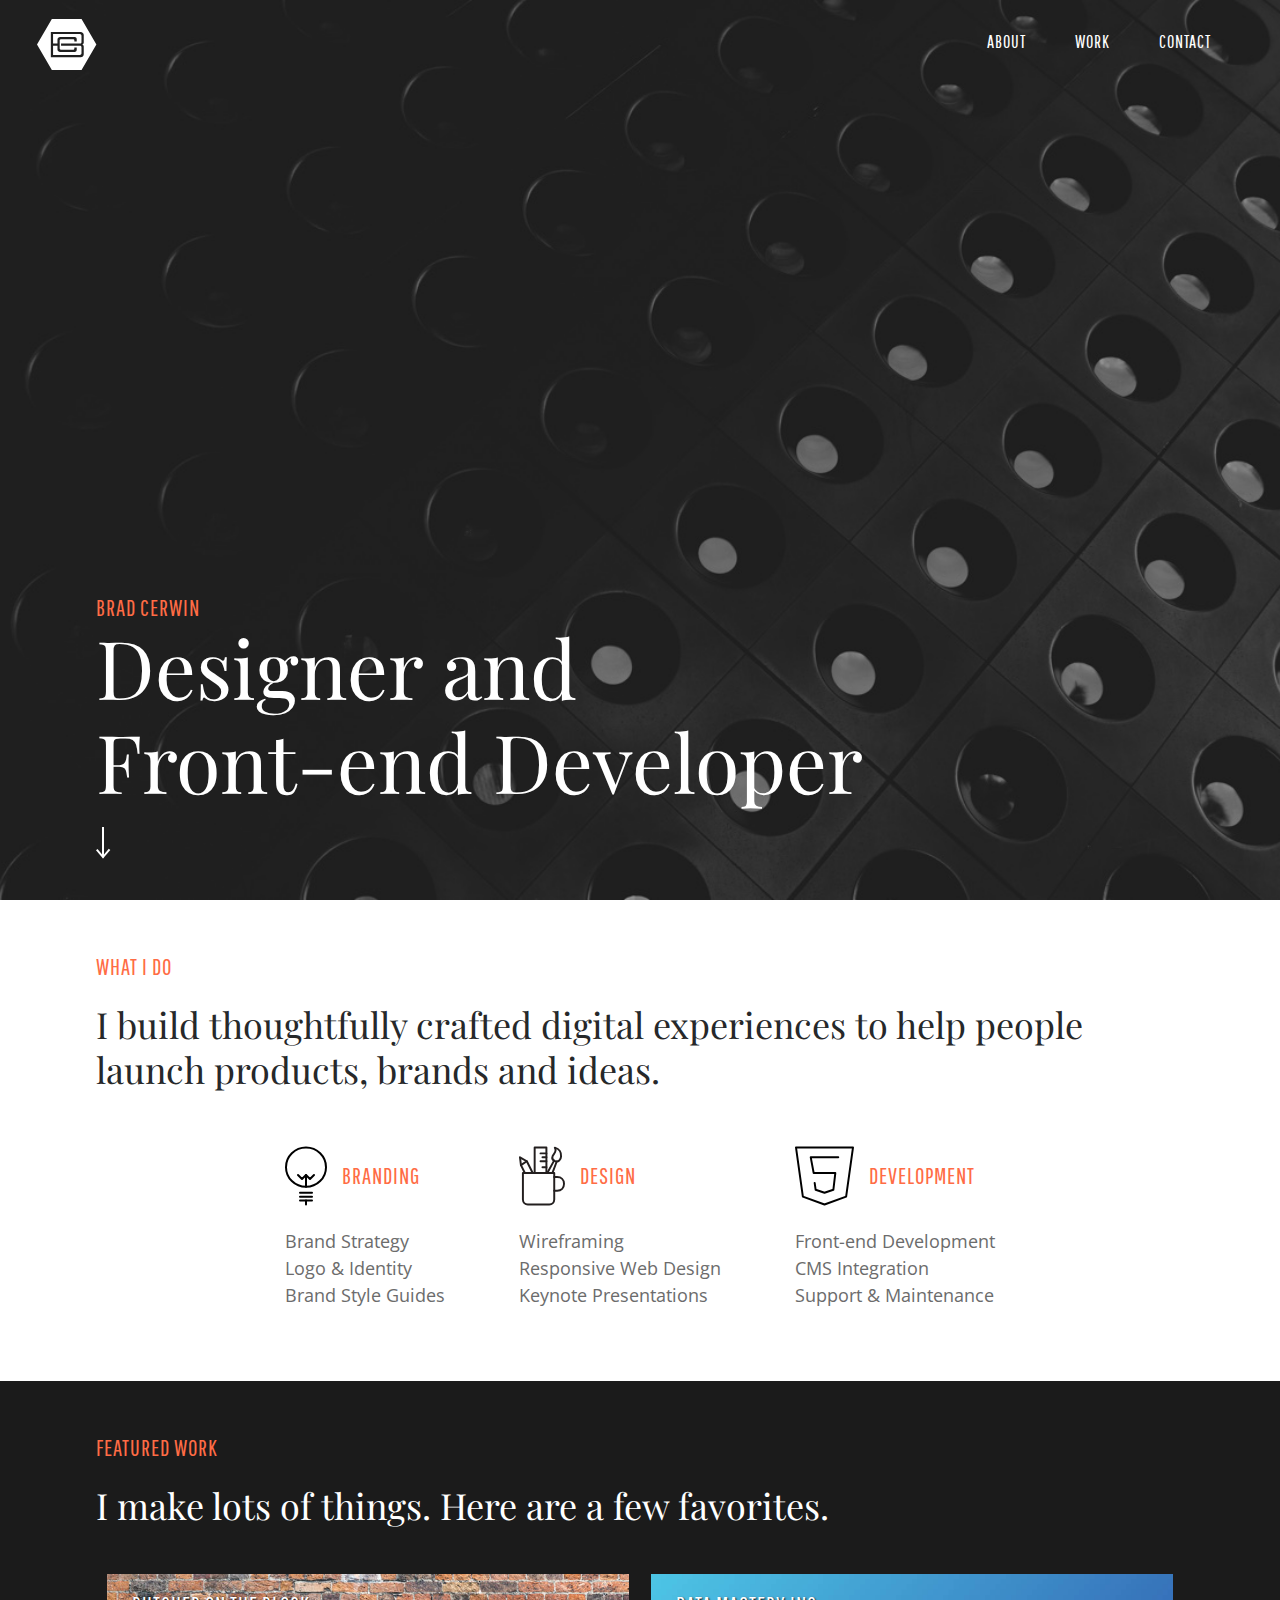
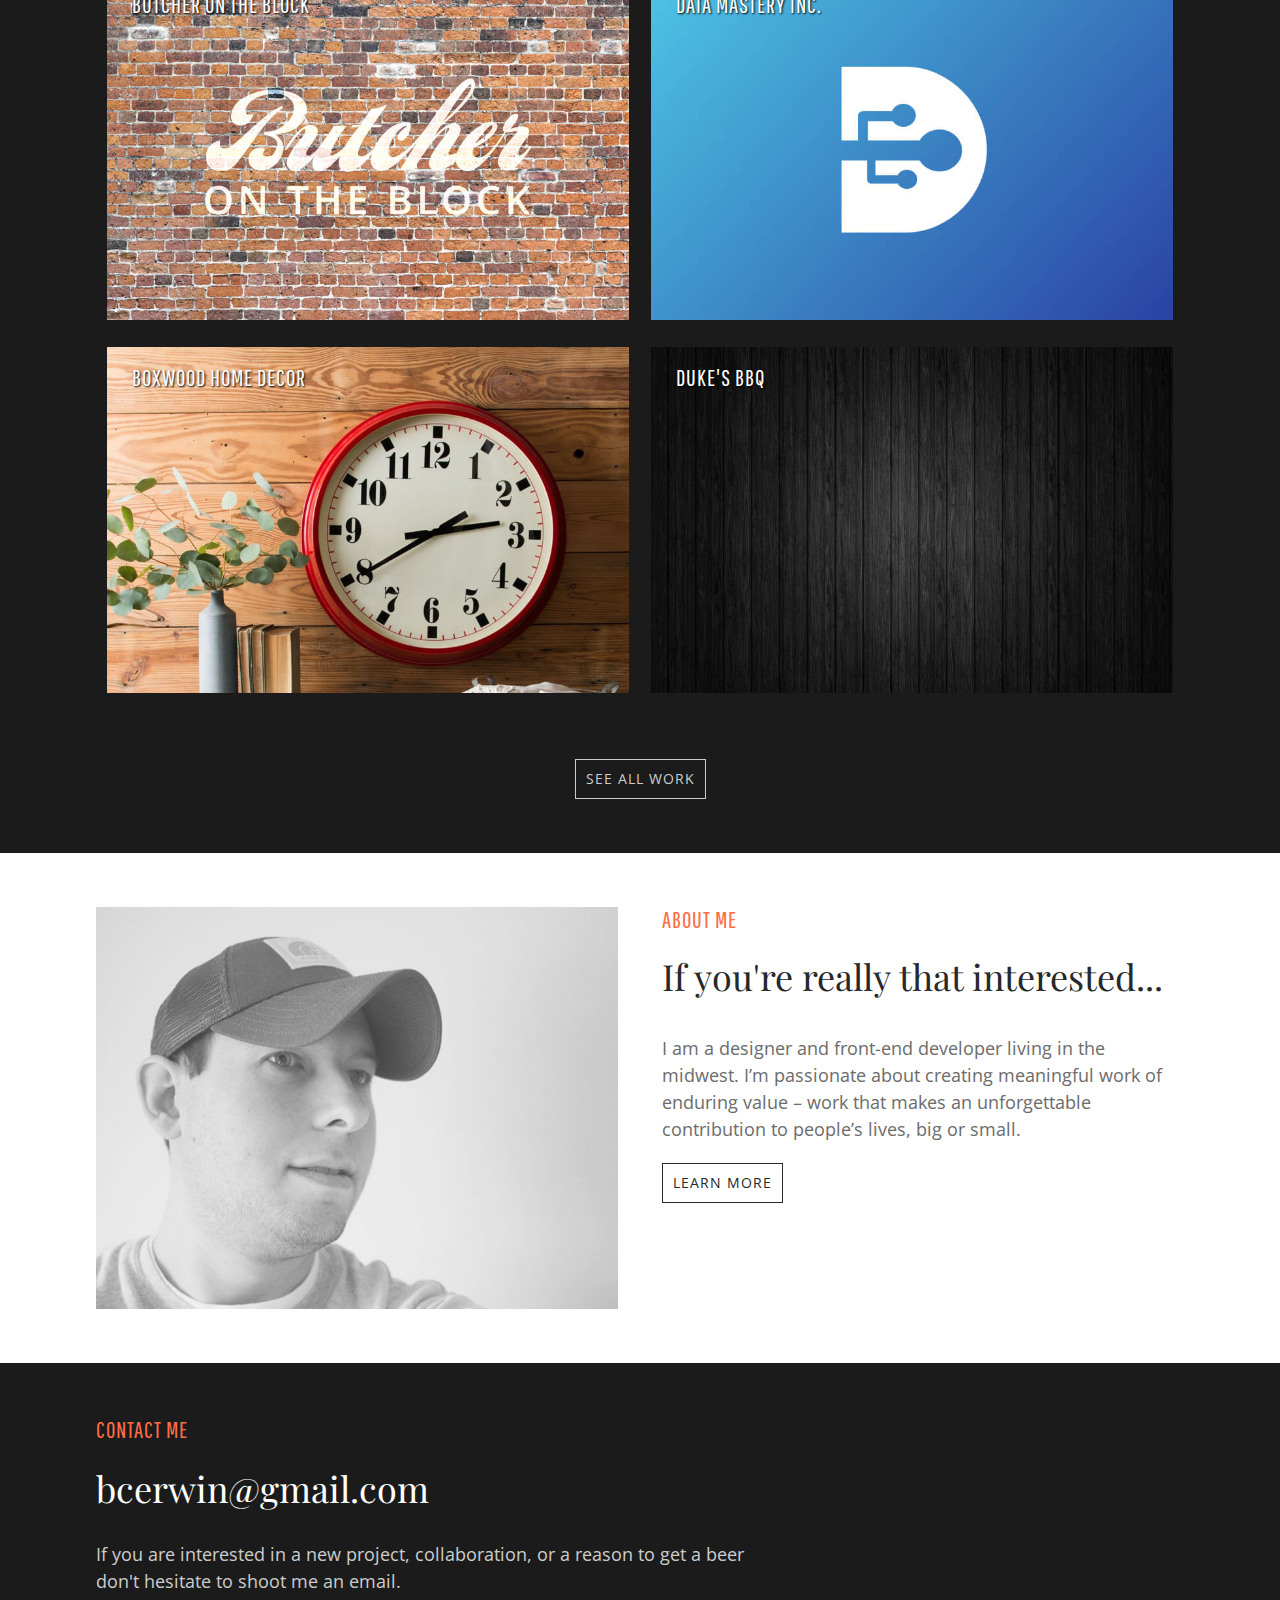
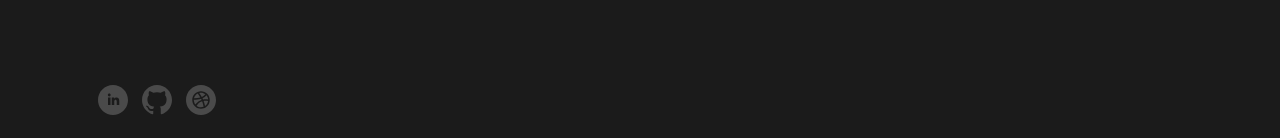
<file: unit_9/index.html>
<!DOCTYPE html>
<html>
<head>
	<title>Brad Cerwin :: Chicago-based Designer and Front-end Developer</title>
	<link rel="stylesheet" type="text/css" href="css/style.css">
	<meta name="viewport" content="width=device-width, initial-scale=1">
</head>
<body>
	<div id="hero">
		<header class="clearfix">
			<img id="logo" src="images/bc-logo-white.svg" alt="Letters B and C within Hexagon">
			<nav>
				<a href="#">About</a>
				<a href="#">Work</a>
				<a href="#">Contact</a>
			</nav>
		</header>
		<div class="container">
			<div id="hero-wrapper">
				<h2>Brad Cerwin</h2>
				<h1>Designer and <br>Front-end Developer</h1>
				<img id="arrow" src="images/arrow.svg" alt="arrow pointing down">
			</div>
		</div>
	</div>
	<main>
		<section class="container" id="services">
			<h2>What I do</h2>
			<h1>I build thoughtfully crafted digital experiences to help people launch products, brands and ideas.</h1>
			<div class="clearfix container-column">
				<div class="column">
					<img class="icon" src="images/lightbulb-icon.svg" alt="icon of a lightbulb">
					<h3>Branding</h3>
					<ul>
						<li>Brand Strategy</li>
						<li>Logo &amp; Identity</li>
						<li>Brand Style Guides</li>
					</ul>
				</div>
				<div class="column">
					<img class="icon" src="images/design-icon.svg" alt="icon of design tools">
					<h3>Design</h3>
					<ul>
						<li>Wireframing</li>
						<li>Responsive Web Design</li>
						<li>Keynote Presentations</li>
					</ul>
				</div>
				<div class="column">
					<img class="icon" src="images/dev-icon.svg" alt="html 5 icon">
					<h3>Development</h3>
					<ul>
						<li>Front-end Development</li>
						<li>CMS Integration</li>
						<li>Support &amp; Maintenance</li>
					</ul>
				</div>
			</div>
		</section>
		<section class="clearfix" id="work">
			<div class="container">
				<h2>Featured Work</h2>
				<h1>I make lots of things. Here are a few favorites.</h1>
					<a href="#" class="project"><img class="work-img" src="images/butcher-project.jpg" srcset="images/butcher-project@2x.jpg 2x">
						<div class="project-wrapper">
							<h3 class="client">Butcher on the Block</h3>
							<p class="description">Identity &amp; Website</p>
						</div>
						<p class="project-cta">View Project</p>
					</a>
					<a href="#" class="project"><img class="work-img" src="images/dmi-project.jpg" srcset="images/dmi-project@2x.jpg 2x">
						<div class="project-wrapper">
							<h3 class="client">Data Mastery Inc.</h3>
							<p class="description">Identity &amp; Website</p>
						</div>
						<p class="project-cta">View Project</p>
					</a>
					<a href="#" class="project"><img class="work-img" src="images/boxwood-project.jpg" srcset="images/boxwood-project@2x.jpg 2x">
						<div class="project-wrapper">
							<h3 class="client">Boxwood Home Decor</h3>
							<p class="description">Website Design &amp; Development</p>
						</div>
						<p class="project-cta">View Project</p>
					</a>
					<a href="#" class="project"><img class="work-img" src="images/duke-project.jpg" srcset="images/duke-project@2x.jpg 2x">
						<div class="project-wrapper">
							<h3 class="client">Duke's BBQ</h3>
							<p class="description">Identity &amp; Website</p>
						</div>
						<p class="project-cta">View Project</p>
					</a>
				<div id="cta-wrapper">
					<a class="button button-light" href="#">See all work</a>
				</div>
			</div>
		</section>
		<section class="clearfix container" id="about">
			<img id="portrait" src="images/brad-portrait.jpg" alt="portrait image of Brad Cerwin">
			<div id="about-wrapper">
				<h2>About Me</h2>
				<h1>If you're really that interested...</h1>
				<p>I am a designer and front-end developer living in the midwest. I’m passionate about creating meaningful work of enduring value – work that makes an unforgettable contribution to people’s lives, big or small.</p>
				<a class="button button-dark" href="#">Learn more</a>
			</div>
		</section>
	</main>
	<footer>
		<div class="container">
			<h2>Contact Me</h2>
			<a id="email" href="mailto:bcerwin@gmail.com">bcerwin@gmail.com</a>
			<p>If you are interested in a new project, collaboration, or a reason to get a beer don't hesitate to shoot me an email.</p>
			<div id="social">
				<a href="https://www.linkedin.com/in/brad-cerwin-1a89809/" target="_blank"><img src="images/linkedin-icon.svg" alt="link to linkedin"></a>
				<a href="https://github.com/bcerwin" target="_blank"><img src="images/github-icon.svg" alt="link to github"></a>
				<a href="https://dribbble.com/bcerwin" target="_blank"><img src="images/dribbble-icon.svg" alt="link to dribbble"></a>
			</div>
		</div>
	</footer>
</body>
</html>
</file>
<file: botb_site/css/style.css>
* {
	padding: 0;
	margin: 0;
	box-sizing: border-box;
}
body {
	font-family: 'Merriweather', serif;
	font-size: 16px;
}
@media only screen and (max-width: 950px) {
	body {
		font-size: 14px;
	}
}

/*******************
#HEADINGS
********************/

h1 {
	font-size: 1.5em;
	letter-spacing: 3px;
	line-height: 2em;
	margin-bottom: 30px;
	padding-bottom: 30px;
	position: relative;
	text-transform: uppercase;
}
h1:after {
	content: "";
	height: 3px;
	width: 75px;
  	background: black;
  	position: absolute;
  	bottom: 0;
  	left: 50%;
  	transform: translateX(-50%);
}
h2, h3 {
	color: #D0011B;
	font-family: 'Pathway Gothic One', sans-serif;
	font-size: 1.75em;
	font-weight: 400;
	letter-spacing: 1.5px;
	text-transform: uppercase;
}
h2 {
	margin-bottom: 20px;
	padding-bottom: 20px;
	position: relative;
}
h2:after {
	content: "";
	height: 2px;
	width: 40px;
  	background: #D0011B;
  	position: absolute;
  	left: 0;
  	bottom: 0;
}
h3 {
	color: #000;
	padding-bottom: 20px;
}
p {
	line-height: 1.75em;
	font-weight: 300;
	padding-bottom: 20px;
}
span {
	font-family: 'Pathway Gothic One', sans-serif;
	font-size: 3em;
	font-weight: 400;
	letter-spacing: 6px;
}
a {
	color: #D0011B;
	font-family: 'Open Sans', sans-serif;
	font-size: .75em;
	letter-spacing: 2px;
	text-decoration: none;
	text-transform: uppercase;
}
ul {
	list-style: none;
}
li, address {
	line-height: 1.75em;
	font-weight: 300;
	font-style: normal;
}
.clearfix:after {
	visibility: hidden;
	display: block;
	font-size: 0;
	content: " ";
	clear: both;
	height: 0;
}





/*******************
#NAVIGATION
********************/

.header {
	text-align: center;
}
.nav-item {
	border-top: 4px solid transparent;
	color: gray;
	display: inline-block;
	padding: 35px 0;
	width: 115px;
}
.nav-item:nth-child(3) {
	margin-right: 125px;
}
.nav-item:nth-child(4) {
	margin-left: 125px;
}
.nav-item:hover {
	border-top: 4px solid #D0011B;
	color: #D0011B;
}
.header-logo {
	position: absolute;
	left: 50%;
	-webkit-transform: translateX(-50%);
	    -ms-transform: translateX(-50%);
	        transform: translateX(-50%);
	margin-top: 10px;
}
@media only screen and (max-width: 975px) {
	.nav-item {
		display: none;
	}
}




/*******************
#MAIN HERO
********************/

.hero {
	background-color: #ffffff;
	background-image: url("data:image/svg+xml,%3Csvg xmlns='http://www.w3.org/2000/svg' width='40' height='40' viewBox='0 0 40 40'%3E%3Cg fill-rule='evenodd'%3E%3Cg fill='%23dbdbdb' fill-opacity='0.4'%3E%3Cpath d='M0 38.59l2.83-2.83 1.41 1.41L1.41 40H0v-1.41zM0 1.4l2.83 2.83 1.41-1.41L1.41 0H0v1.41zM38.59 40l-2.83-2.83 1.41-1.41L40 38.59V40h-1.41zM40 1.41l-2.83 2.83-1.41-1.41L38.59 0H40v1.41zM20 18.6l2.83-2.83 1.41 1.41L21.41 20l2.83 2.83-1.41 1.41L20 21.41l-2.83 2.83-1.41-1.41L18.59 20l-2.83-2.83 1.41-1.41L20 18.59z'/%3E%3C/g%3E%3C/g%3E%3C/svg%3E");
	padding: 115px 35px;
	text-align: center;
}
.hero-subtitle {
	margin: 0 auto;
	max-width: 30em;
}
@media only screen and (max-width: 975px) {
	.hero-title {
		margin-top: 40px;
	}
}




/*******************
#CALLOUT BOXES
********************/

.box-container {
	display: -webkit-box;      /* OLD - iOS 6-, Safari 3.1-6 */
  display: -moz-box;         /* OLD - Firefox 19- (buggy but mostly works) */
  display: -ms-flexbox;      /* TWEENER - IE 10 */
  display: -webkit-flex;     /* NEW - Chrome */
  display: flex;             /* NEW, Spec - Opera 12.1, Firefox 20+ */
	padding: 0 40px 80px 40px;
	margin: 0 auto;
	max-width: 1600px;
	background-color: #ffffff;
	background-image: url("data:image/svg+xml,%3Csvg xmlns='http://www.w3.org/2000/svg' width='40' height='40' viewBox='0 0 40 40'%3E%3Cg fill-rule='evenodd'%3E%3Cg fill='%23dbdbdb' fill-opacity='0.4'%3E%3Cpath d='M0 38.59l2.83-2.83 1.41 1.41L1.41 40H0v-1.41zM0 1.4l2.83 2.83 1.41-1.41L1.41 0H0v1.41zM38.59 40l-2.83-2.83 1.41-1.41L40 38.59V40h-1.41zM40 1.41l-2.83 2.83-1.41-1.41L38.59 0H40v1.41zM20 18.6l2.83-2.83 1.41 1.41L21.41 20l2.83 2.83-1.41 1.41L20 21.41l-2.83 2.83-1.41-1.41L18.59 20l-2.83-2.83 1.41-1.41L20 18.59z'/%3E%3C/g%3E%3C/g%3E%3C/svg%3E");
}
.box {
	position: relative;
	background-color: #fff;
	border: 1px solid #000;
	/*float: left;*/
	margin: 0 1%;
	padding: 80px 40px 40px 40px;
	text-align: center;
	width: 31.33%;
}
.box-icon {
	position: absolute;
	top: -30px;
	left: 50%;
	-webkit-transform: translateX(-40%);
      -ms-transform: translateX(-40%);
          transform: translateX(-40%);
	width: 100px;
	background-color: #fff;
}
.box-title:after {
  	bottom: 0;
  	left: 50%;
		-webkit-transform: translateX(-50%);
        -ms-transform: translateX(-50%);
            transform: translateX(-50%);
}
#cater-icon {
	top: -40px;
  -webkit-transform: translateX(-50%);
	    -ms-transform: translateX(-50%);
	        transform: translateX(-50%);
	width: 70px;
}
@media only screen and (max-width: 975px) {
	.box-container {
		display: block;
		padding: 0 25px 40px 25px;
	}
	.box {
		width: 80%;
		margin: 0 auto 80px;
	}
}
@media only screen and (max-width: 600px) {
	.box-container {
		padding: 0 15px 20px 15px;
	}
	.box {
		width: 100%;
	}
}





/*******************
#MEDIA SLAT
********************/

.container {
	padding: 3em 0;
	max-width: 1600px;
	margin: 0 auto;
}
.slat {
	display: -webkit-box;      /* OLD - iOS 6-, Safari 3.1-6 */
  display: -moz-box;         /* OLD - Firefox 19- (buggy but mostly works) */
  display: -ms-flexbox;      /* TWEENER - IE 10 */
  display: -webkit-flex;     /* NEW - Chrome */
  display: flex;             /* NEW, Spec - Opera 12.1, Firefox 20+ */
	-webkit-align-items: flex-start;
       -ms-flex-align: start;
          align-items: flex-start;
}
.slat__body {
	width: 50%;
	max-width: 40em;
	padding: 3em 4em 0;
}
.slat__item {
	width: 50%;
}
.slat--reversed {
	-webkit-flex-direction: row-reverse;
	    -ms-flex-direction: row-reverse;
	        flex-direction: row-reverse;
}
@media only screen and (max-width: 800px) {
	.slat {
		-webkit-align-items: center;
		     -ms-flex-align: center;
		        align-items: center;
	}
	.slat__body {
		padding: 1em 2em;
	}
}
@media only screen and (max-width: 750px) {
	.slat {
		display: block;
	}
	.slat__body {
		width: 80%;
		margin: 0 auto;
		padding-bottom: 2em;
	}
	.slat__item {
		width: 100%;
	}
	.container {
		padding-bottom: 0;
	}
}
@media only screen and (max-width: 600px) {
	.slat__body {
		width: 100%;
	}
}




/*****************
#FOOTER
******************/

.footer {
	display: -webkit-box;      /* OLD - iOS 6-, Safari 3.1-6 */
  display: -moz-box;         /* OLD - Firefox 19- (buggy but mostly works) */
  display: -ms-flexbox;      /* TWEENER - IE 10 */
  display: -webkit-flex;     /* NEW - Chrome */
  display: flex;             /* NEW, Spec - Opera 12.1, Firefox 20+ */
	-webkit-align-items: flex-start;
	     -ms-flex-align: start;
	        align-items: flex-start;
	-webkit-justify-content: space-between;
	          -ms-flex-pack: justify;
	        justify-content: space-between;
	height: 260px;
	overflow: hidden;
	background-color: #f3f2f2;
}
.footer__col {
}
.footer__logo {
}
.social-logo {
	margin-left: 10px;
}
@media only screen and (max-width: 950px) {
	.footer {
		height: 225px;
	}
	.footer__logo {
		width: 250px;
	}
}
@media only screen and (max-width: 750px) {
	.footer {
		-webkit-justify-content: space-around;
		          -ms-flex-pack: distribute;
		        justify-content: space-around;
		height: auto;
		overflow: visible;
	}
	.footer__logo {
		display: none;
	}
	.footer__col {
		padding-bottom: 2.5em;
	}
}
@media only screen and (max-width: 550px) {
	.footer {
		display: block;
		text-align: center;
	}
}

/*.arrow {
	position: relative;
	display: block;
	width: 25px;
}

.arrow:before {
  position: absolute;
  top: 8px;
	left: 0;
  height: 1px;
  width: 100%;
  content: '';
  background: #d0011b;
}

.arrow:after {
  position: absolute;
  top: 3px;
  right: 2px;
  content: '';
  width: 10px;
  height: 10px;
  transform: rotate(-45deg);
  border-right: 1px solid #d0011b;
  border-bottom: 1px solid #d0011b;
}*/
</file>
<file: unit_1/css/style.css>
body {
	background-color: #26282a;
}
h1, p {
	color: white;
}
</file>
<file: unit_3/css/style.css>
* {
	padding: 0;
	margin: 0;
}
section {
	margin-top: 40px;
}
</file>
<file: unit_4/css/style.css>
@import url('https://fonts.googleapis.com/css?family=Open+Sans|Pathway+Gothic+One|Playfair+Display');

* {
	box-sizing: border-box;
	margin: 0;
	padding: 0;
}
body {
	background-color: 
	color: #26282a;
	font-family: "Open Sans", Helvetica, sans-serif;
	font-size: 18px;
}
header {
	background-color: #262626;
	height: 100px;
}
section{
	padding-top: 40px;
}
h1 {
	font-family: "Playfair Display", Georgia, serif;
	font-size: 2.5em;
	font-weight: normal;
}
h2, h3 {
	color: #ff6c45;
	font-family: "Pathway Gothic One", sans-serif;
	font-size: 1.25em;
	font-weight: normal;
	letter-spacing: 1px;
	text-transform: uppercase;
}
p, li {
	color: #6c6c6c;
	line-height: 1.5em;
}
.navlink {
	color: #fff;
	font-family: "Pathway Gothic One", sans-serif;
	letter-spacing: 1px;
	margin: 0 15px;
	padding: 0 5px;
	text-decoration: none;
	text-transform: uppercase;
}
.name {
	color: #26282a;
	font-family: "Playfair Display", Georgia, serif;
	font-size: 1.5em;
	font-weight: normal;
}
#hero {
	background-color: #262626;
	height: 500px;
}
#hero h1 {
	color: #fff;
	font-size: 4.5em;
	line-height: 1.2em;
}
</file>
<file: unit_6/css/style.css>
@import url('https://fonts.googleapis.com/css?family=Open+Sans|Pathway+Gothic+One|Playfair+Display');

* {
	box-sizing: border-box;
	margin: 0;
	padding: 0;
}
body {
	background-color: #fff;
	color: #26282a;
	font-family: "Open Sans", Helvetica, sans-serif;
	font-size: 18px;
}
header {
	padding: 5px 40px;
	width: 100%;
}
nav {
	padding: 20px;
	float: right;
}
section{
	padding: 60px;
}
footer {
	background-color: #1b1b1b;
	padding: 60px 60px 20px;
}
h1 {
	font-family: "Playfair Display", Georgia, serif;
	font-size: 2em;
	font-weight: normal;
	line-height: 1.25em;
	margin-bottom: 1em;
}
h2, h3, nav a{
	font-family: "Pathway Gothic One", sans-serif;
	font-weight: normal;
	letter-spacing: 1px;
	text-transform: uppercase;
}
h2, h3 {
	color: #ff6c45;
	font-size: 1.25em;
	margin-bottom: 1em;
}
h3 {
	float: left;
}
a {
	text-decoration: none;
}
nav a {
	color: #fff;
	margin: 0 20px;
	padding: 2px;
}
nav a:hover {
	border-bottom: 2px solid #ff6c45; 
	color: #ff6c45;
}
p, li {
	color: #6c6c6c;
	line-height: 1.5em;
}
ul {
	clear: both;
	list-style: none;
}
footer p {
	color: #ccc;
	margin-bottom: 75px;
	width: 60%;
}
.clearfix:after {
	visibility: hidden;
	display: block;
	font-size: 0;
	content: " ";
	clear: both;
	height: 0;
}
.icon {
	float: left;
	margin: 0 15px 15px 0;
}
.column {
	float: left;
	margin: 0;
	padding: 20px;
	width: 33.33%;
}
.project {
	background: url("../images/pic-placeholder.png") no-repeat center center;
	background-size: cover;
	float: left;
	height: 350px;
	margin: 1%;
	padding: 10px;
	width: 48%;
}
.project-wrapper {
	margin: 0 0 0 5px;
}
.client {
	font-family: "Playfair Display", Georgia, serif;
	font-size: 1.5em;
	margin: 0;
}
.description {
	font-size: .6em;
	letter-spacing: 2px;
	text-transform: uppercase;
}
.button {
	display: inline-block;
	font-size: .75em;
	letter-spacing: 1px;
	padding: 10px;
	text-transform: uppercase;
}
.button-light {
	border: 1px solid #ccc;
	color: #ccc;
	margin: 50px auto 0;
}
.button-dark {
	border: 1px solid #26282a;
	color: #26282a;
	margin-top: 20px;
}
.button:hover {
	background-color: #ff6c45;
	border: 1px solid #ff6c45;
	color: #fff;
}
#logo {
	display: block;
	float: left;
	margin: 10px;
	width: 60px;
}
#hero {
	color: #fff;
	background: url("../images/hero-background.jpg") no-repeat top center fixed;
	background-size: cover;
	background-color: #1b1b1b;
	height: 100vh;
}
#hero-wrapper {
	position: absolute;
	bottom: 60px;
	left: 60px;
}
#hero h1 {
	font-size: 4.5em;
	line-height: 1.15em;
	margin-bottom: .25em;
}
#hero h2 {
	margin-bottom: 0;
}
#work {
	background-color: #1b1b1b;
	color: #fff;
}
#cta-wrapper {
	text-align: center;
}
#portrait {
	display: block;
	float: left;
	width: 48%;
}
#about-wrapper {
	float: right;
	width: 48%;
}
#email {
	color: #fff;
	display: inline-block;
	font-family: "Playfair Display", Georgia, serif;
	font-size: 2em;
	margin-bottom: 1.5rem;
	padding-bottom: 3px;
}
#email:hover {
	border-bottom: 2px solid #ff6c45;
	color: #ff6c45;
}
#social {
	display: block;
}
#social a {
	margin-right: 5px;
	padding: 2px;
}
</file>
<file: unit_8/css/style.css>
@import url('https://fonts.googleapis.com/css?family=Open+Sans|Pathway+Gothic+One|Playfair+Display');

* {
	box-sizing: border-box;
	margin: 0;
	padding: 0;
}
body {
	background-color: #fff;
	color: #26282a;
	font-family: "Open Sans", Helvetica, sans-serif;
	font-size: 18px;
}
header {
	padding: .5em 1.5em;
	width: 100%;
}
nav {
	padding: 20px;
	float: right;
}
section{
	padding: 3em 0;
}
footer {
	background-color: #1b1b1b;
	padding: 3em 0 1em 0;
}
h1 {
	font-family: "Playfair Display", Georgia, serif;
	font-size: 2em;
	font-weight: normal;
	line-height: 1.25em;
	margin-bottom: 1em;
	max-width: 30em;
}
h2, h3, nav a{
	font-family: "Pathway Gothic One", sans-serif;
	font-weight: normal;
	letter-spacing: 1px;
	text-transform: uppercase;
}
h2, h3 {
	color: #ff6c45;
	font-size: 1.25em;
	margin-bottom: 1em;
}
h3 {
	float: left;
	line-height: 60px;
}
a {
	text-decoration: none;
}
nav a {
	color: #fff;
	margin: 0 20px;
	padding: 2px;
}
nav a:hover {
	border-bottom: 2px solid #ff6c45; 
	color: #ff6c45;
}
p, li {
	color: #6c6c6c;
	line-height: 1.5em;
}
ul {
	clear: both;
	list-style: none;
}
footer p {
	color: #ccc;
	margin-bottom: 5em;
	width: 60%;
}
.clearfix:after {
	visibility: hidden;
	display: block;
	font-size: 0;
	content: " ";
	clear: both;
	height: 0;
}
.container {
	margin: 0 auto;
	width: 85%;
	max-width: 1140px;
}
.icon {
	float: left;
	height: 60px;
	margin: 0 15px 15px 0;
}
.column {
	float: left;
	margin: 0;
	padding: 1em;
	width: 33.33%;
}
.work-img {
	width: 100%;
}
.project {
	float: left;
	margin: 1%;
	overflow: hidden;
	position: relative;
	width: 48%;
}
.project-wrapper {
	position: absolute;
	top: 20px;
	left: 25px;
}
.client {
	color: #fff;
	float: none;
	line-height: 1em;
	margin: 0;
	text-shadow: 1px 1px 2px #000;
}
.description {
	color: #fff;
	font-size: .6em;
	letter-spacing: 2px;
	padding-top: .5em;
	text-transform: uppercase;
	opacity: 0;
	transition: opacity .5s;
}
.project-cta {
	color: #fff;
	font-size: 2.5em;
	/*font-family: "Playfair Display", Georgia, serif;*/
	font-family: "Pathway Gothic One", sans-serif;
	text-transform: uppercase;
	position: absolute;
	top: 50%;
  	left: 50%;
  	transform: translate(-50%, -50%);
  	transition: opacity .5s;
  	opacity: 0;
}
.project img {
	opacity: 1;
	transition: opacity .5s;
}
.project:hover img {
	opacity: .4;
}
.project:hover .description {
	opacity: 1;
}
.project:hover .project-cta {
	opacity: 1;
}
.button {
	display: inline-block;
	font-size: .75em;
	letter-spacing: 1px;
	padding: 10px;
	text-transform: uppercase;
}
.button-light {
	border: 1px solid #ccc;
	color: #ccc;
	margin: 50px auto 0;
}
.button-dark {
	border: 1px solid #26282a;
	color: #26282a;
	margin-top: 20px;
}
.button:hover {
	background-color: #ff6c45;
	border: 1px solid #ff6c45;
	color: #fff;
	transition: all .4s;
}
#logo {
	display: block;
	float: left;
	margin: 10px;
	width: 60px;
}
#hero {
	color: #fff;
	background: url("../images/hero-background.jpg") no-repeat top center fixed;
	background-size: cover;
	background-color: #1b1b1b;
	height: 100vh;
}
#hero-wrapper {
	margin-left: 7.5%;
	position: absolute;
	bottom: 2em;
}
#hero h1 {
	font-size: 4.5em;
	line-height: 1.15em;
	margin-bottom: .25em;
}
#hero h2 {
	margin-bottom: 0;
}
#work {
	background-color: #1b1b1b;
	color: #fff;
}
#cta-wrapper {
	text-align: center;
}
#portrait {
	display: block;
	float: left;
	width: 48%;
}
#about-wrapper {
	float: right;
	width: 48%;
}
#email {
	border-bottom: 2px solid rgba(0,0,0,0);
	color: #fff;
	display: inline-block;
	font-family: "Playfair Display", Georgia, serif;
	font-size: 2em;
	margin-bottom: 1.5rem;
	padding-bottom: 3px;
}
#email:hover {
	border-bottom: 2px solid #ff6c45;
	color: #ff6c45;
	transition: all .4s;
}
#social {
	display: block;
}
#social a {
	margin-right: 5px;
	padding: 2px;
}
#social a:hover {
	fill: #fff;
}
@media only screen and (max-width: 940px) {
	body {
		font-size: 16px;
	}
	.project {
		display: block;
		float: none;
		margin: 1% auto;
		width: 100%;
	}
}
@media only screen and (max-width: 780px) {
	.container {
		width: 90%;
	}
	#hero h1 {
		font-size: 3.5em;
	}
	#hero-wrapper {
		margin-left: 5%;
	}
}
@media only screen and (max-width: 705px) {
	.column {
		float: none;
		display: block;
		padding-left: 0;
		width: 100%;
	}
	.column li {
		font-size: 18px;
	}
	#portrait {
		display: none;
	}
	#about-wrapper {
		float: none;
		display: block;
		width: 100%;
	}
}
@media only screen and (max-width: 600px) {
	h1 {
		font-size: 1.5em;
	}
	nav {
		padding: 20px 0;
	}
	nav a {
		margin: 0 10px;
	}
	footer p {
		width: 100%;
	}
	#hero h1 {
		font-size: 2em;
	}
}
</file>
<file: unit_9/css/style.css>
@import url('https://fonts.googleapis.com/css?family=Open+Sans|Pathway+Gothic+One|Playfair+Display');

* {
	box-sizing: border-box;
	margin: 0;
	padding: 0;
}
body {
	background-color: #fff;
	color: #26282a;
	font-family: "Open Sans", Helvetica, sans-serif;
	font-size: 18px;
}
header {
	padding: .5em 1.5em;
	width: 100%;
}
nav {
	padding: 20px;
	float: right;
}
section{
	padding: 3em 0;
}
footer {
	background-color: #1b1b1b;
	padding: 3em 0 1em 0;
}
h1 {
	font-family: "Playfair Display", Georgia, serif;
	font-size: 2em;
	font-weight: normal;
	line-height: 1.25em;
	margin-bottom: 1em;
}
h2, h3, nav a{
	font-family: "Pathway Gothic One", sans-serif;
	font-weight: normal;
	letter-spacing: 1px;
	text-transform: uppercase;
}
h2, h3 {
	color: #ff6c45;
	font-size: 1.25em;
	margin-bottom: 1em;
}
h3 {
	float: left;
	line-height: 60px;
}
a {
	text-decoration: none;
}
nav a {
	color: #fff;
	margin: 0 20px;
	padding: 2px;
}
nav a:hover {
	border-bottom: 2px solid #ff6c45;
	color: #ff6c45;
}
p, li {
	color: #6c6c6c;
	line-height: 1.5em;
}
ul {
	clear: both;
	list-style: none;
}
footer p {
	color: #ccc;
	margin-bottom: 5em;
	width: 60%;
}
.clearfix:after {
	visibility: hidden;
	display: block;
	font-size: 0;
	content: " ";
	clear: both;
	height: 0;
}
.container {
	margin: 0 auto;
	width: 85%;
	max-width: 1140px;
}
.icon {
	float: left;
	height: 60px;
	margin: 0 15px 15px 0;
}
.container-column {
	text-align: center;
}
.column {
	display: inline-block;
	margin: 0 1.5%;
	padding: 1em;
	text-align: left;
}
.work-img {
	width: 100%;
}
.project {
	float: left;
	margin: 1%;
	overflow: hidden;
	position: relative;
	width: 48%;
}
.project-wrapper {
	position: absolute;
	top: 20px;
	left: 25px;
}
.client {
	color: #fff;
	float: none;
	line-height: 1em;
	margin: 0;
	text-shadow: 1px 1px 2px #000;
}
.description {
	color: #fff;
	font-size: .6em;
	letter-spacing: 2px;
	padding-top: .5em;
	text-transform: uppercase;
	opacity: 0;
	transition: opacity .5s;
}
.project-cta {
	color: #fff;
	font-size: 2.5em;
	/*font-family: "Playfair Display", Georgia, serif;*/
	font-family: "Pathway Gothic One", sans-serif;
	text-transform: uppercase;
	position: absolute;
	top: 50%;
  	left: 50%;
  	transform: translate(-50%, -50%);
  	transition: opacity .5s;
  	opacity: 0;
}
.project img {
	opacity: 1;
	transition: opacity .5s;
}
.project:hover img {
	opacity: .4;
}
.project:hover .description {
	opacity: 1;
}
.project:hover .project-cta {
	opacity: 1;
}
.button {
	display: inline-block;
	font-size: .75em;
	letter-spacing: 1px;
	padding: 10px;
	text-transform: uppercase;
}
.button-light {
	border: 1px solid #ccc;
	color: #ccc;
	margin: 50px auto 0;
}
.button-dark {
	border: 1px solid #26282a;
	color: #26282a;
	margin-top: 20px;
}
.button:hover {
	background-color: #ff6c45;
	border: 1px solid #ff6c45;
	color: #fff;
	transition: all .4s;
}
#logo {
	display: block;
	float: left;
	margin: 10px;
	width: 60px;
}
#hero {
	color: #fff;
	background: url("../images/hero-background.jpg") no-repeat top center fixed;
	background-size: cover;
	background-color: #1b1b1b;
	height: 100vh;
}
#hero-wrapper {
	position: absolute;
	bottom: 2em;
}
#hero h1 {
	font-size: 4.5em;
	line-height: 1.15em;
	margin-bottom: .25em;
}
#hero h2 {
	margin-bottom: 0;
}
#work {
	background-color: #1b1b1b;
	color: #fff;
}
#cta-wrapper {
	text-align: center;
}
#portrait {
	display: block;
	float: left;
	width: 48%;
}
#about-wrapper {
	float: right;
	width: 48%;
}
#email {
	border-bottom: 2px solid rgba(0,0,0,0);
	color: #fff;
	display: inline-block;
	font-family: "Playfair Display", Georgia, serif;
	font-size: 2em;
	margin-bottom: 1.5rem;
	padding-bottom: 3px;
}
#email:hover {
	border-bottom: 2px solid #ff6c45;
	color: #ff6c45;
	transition: all .4s;
}
#social {
	display: block;
}
#social a {
	margin-right: 5px;
	padding: 2px;
}
#social a:hover {
	fill: #fff;
}
@media only screen and (max-width: 940px) {
	body {
		font-size: 16px;
	}
	.project {
		display: block;
		float: none;
		margin: 1% auto;
		width: 100%;
	}
}
@media only screen and (max-width: 780px) {
	.container {
		width: 90%;
	}
	#hero h1 {
		font-size: 3.5em;
	}
	#hero-wrapper {
		margin-left: 5%;
	}
}
@media only screen and (max-width: 705px) {
	.column {
		float: none;
		display: block;
		padding-left: 0;
		width: 100%;
	}
	.column li {
		font-size: 18px;
	}
	#portrait {
		display: none;
	}
	#about-wrapper {
		float: none;
		display: block;
		width: 100%;
	}
}
@media only screen and (max-width: 600px) {
	h1 {
		font-size: 1.5em;
	}
	nav {
		padding: 20px 0;
	}
	footer p {
		width: 100%;
	}
	#hero h1 {
		font-size: 2.5em;
	}
}
</file>
<file: main.css>
/*! normalize.css v5.0.0 | MIT License | github.com/necolas/normalize.css */html{font-family:sans-serif;line-height:1.6;-ms-text-size-adjust:100%;-webkit-text-size-adjust:100%}body{margin:0}article,aside,footer,header,nav,section{display:block}h1{font-size:2em;margin:0.67em 0}figcaption,figure,main{display:block}figure{margin:1em 40px}hr{box-sizing:content-box;height:0;overflow:visible}pre{font-family:monospace, monospace;font-size:1em}a{background-color:transparent;-webkit-text-decoration-skip:objects}a:active,a:hover{outline-width:0}abbr[title]{border-bottom:none;text-decoration:underline;-webkit-text-decoration:underline dotted;text-decoration:underline dotted}b,strong{font-weight:inherit}b,strong{font-weight:bolder}code,kbd,samp{font-family:monospace, monospace;font-size:1em}dfn{font-style:italic}mark{background-color:#ff0;color:#000}small{font-size:80%}sub,sup{font-size:75%;line-height:0;position:relative;vertical-align:baseline}sub{bottom:-0.25em}sup{top:-0.5em}audio,video{display:inline-block}audio:not([controls]){display:none;height:0}img{border-style:none}svg:not(:root){overflow:hidden}button,input,optgroup,select,textarea{font-family:sans-serif;font-size:100%;line-height:1.15;margin:0}button,input{overflow:visible}button,select{text-transform:none}button,html [type="button"],[type="reset"],[type="submit"]{-webkit-appearance:button}button::-moz-focus-inner,[type="button"]::-moz-focus-inner,[type="reset"]::-moz-focus-inner,[type="submit"]::-moz-focus-inner{border-style:none;padding:0}button:-moz-focusring,[type="button"]:-moz-focusring,[type="reset"]:-moz-focusring,[type="submit"]:-moz-focusring{outline:1px dotted ButtonText}fieldset{border:1px solid #c0c0c0;margin:0 2px;padding:0.35em 0.625em 0.75em}legend{box-sizing:border-box;color:inherit;display:table;max-width:100%;padding:0;white-space:normal}progress{display:inline-block;vertical-align:baseline}textarea{overflow:auto}[type="checkbox"],[type="radio"]{box-sizing:border-box;padding:0}[type="number"]::-webkit-inner-spin-button,[type="number"]::-webkit-outer-spin-button{height:auto}[type="search"]{-webkit-appearance:textfield;outline-offset:-2px}[type="search"]::-webkit-search-cancel-button,[type="search"]::-webkit-search-decoration{-webkit-appearance:none}::-webkit-file-upload-button{-webkit-appearance:button;font:inherit}details,menu{display:block}summary{display:list-item}canvas{display:inline-block}template{display:none}[hidden]{display:none}html{box-sizing:border-box}*,*::before,*::after{box-sizing:border-box}a{color:#e50050;text-decoration:none}a:hover,a:active,a:focus{color:#222;text-decoration:underline}body{font-family:'Montserrat', sans-serif;font-weight:400}h1{font-family:'Pathway Gothic One', sans-serif;font-size:5rem;font-weight:normal;text-transform:uppercase;line-height:.9;letter-spacing:-1px;margin-top:0}@media screen and (min-width: 48em){h1{font-size:6.8rem;letter-spacing:-2px}}@media screen and (min-width: 60em){h1{font-size:8.25rem}}h2{font-size:1.25rem}@media screen and (min-width: 48em){h2{font-size:1.75rem}}.clearfix::after{clear:both;content:'';display:table}.container{max-width:1140px;margin-left:auto;margin-right:auto;padding-left:1.5rem;padding-right:1.5rem;width:100%}.hide-text{overflow:hidden;padding:0;text-indent:101%;white-space:nowrap}.visually-hidden{border:0;clip:rect(0 0 0 0);height:1px;margin:-1px;overflow:hidden;padding:0;position:absolute;width:1px}.main-content{max-width:1140px}@media screen and (min-width: 0){.main-content{margin:0 6.4935064935%}}@media screen and (min-width: 30em){.main-content{margin:0 4.4247787611%}}@media screen and (min-width: 48em){.main-content{margin:0 3.355704698%}}@media screen and (min-width: 60em){.main-content{margin:0 4.4444444444%}}@media screen and (min-width: 1251.2195122px){.main-content{margin:0 auto}}body{background-color:#f9f9f9}.l-section{position:relative;padding-top:40px}@media screen and (min-width: 60em){.hero-section{display:flex}}@media screen and (min-width: 48em){.work-section,.contact-section{display:flex}}.section-bg{position:absolute;top:0;right:0;width:85.3658536585%;height:65%;background-color:#D3D8CB;z-index:-1}@media screen and (min-width: 60em){.section-bg{height:100%}}.header__title{color:#67794b}@media screen and (min-width: 60em){.title{width:48.7804878049%}}@media screen and (min-width: 48em){.intro{width:60.8695652174%;margin-left:34.7826086957%}}@media screen and (min-width: 60em){.intro{padding-top:25rem;width:41.4634146341%;margin-left:2.4390243902%}}.contact-section{margin-bottom:40px}.work-section__label,.contact-section__label{line-height:1}@media screen and (min-width: 48em){.work-section__label,.contact-section__label{width:21.7391304348%;margin-left:8.6956521739%;text-align:right}}@media screen and (min-width: 60em){.work-section__label,.contact-section__label{width:19.512195122%;margin-left:26.8292682927%}}@media screen and (min-width: 48em){.work-section__list,.contact-section__text{width:60.8695652174%;margin-left:4.347826087%}}@media screen and (min-width: 60em){.work-section__list,.contact-section__text{width:41.4634146341%;margin-left:4.8780487805%}}.work-section__list{list-style-type:none;padding-left:0}.work-item{padding:20px 0;border-bottom:1px solid black}.work-item:first-child{border-top:1px solid black}.work-item__desc{font-size:.9rem;font-weight:300;color:#444;margin:0}.work-item__link,.contact__link{font-size:1.1rem;font-weight:700;color:#67794b}.copyright{font-size:.8rem;font-weight:300;color:#999}@media screen and (min-width: 48em){.copyright{text-align:right;margin-right:4.347826087%}}@media screen and (min-width: 60em){.copyright{margin-right:7.3170731707%}}
/*# sourceMappingURL=main.css.map */
</file>
